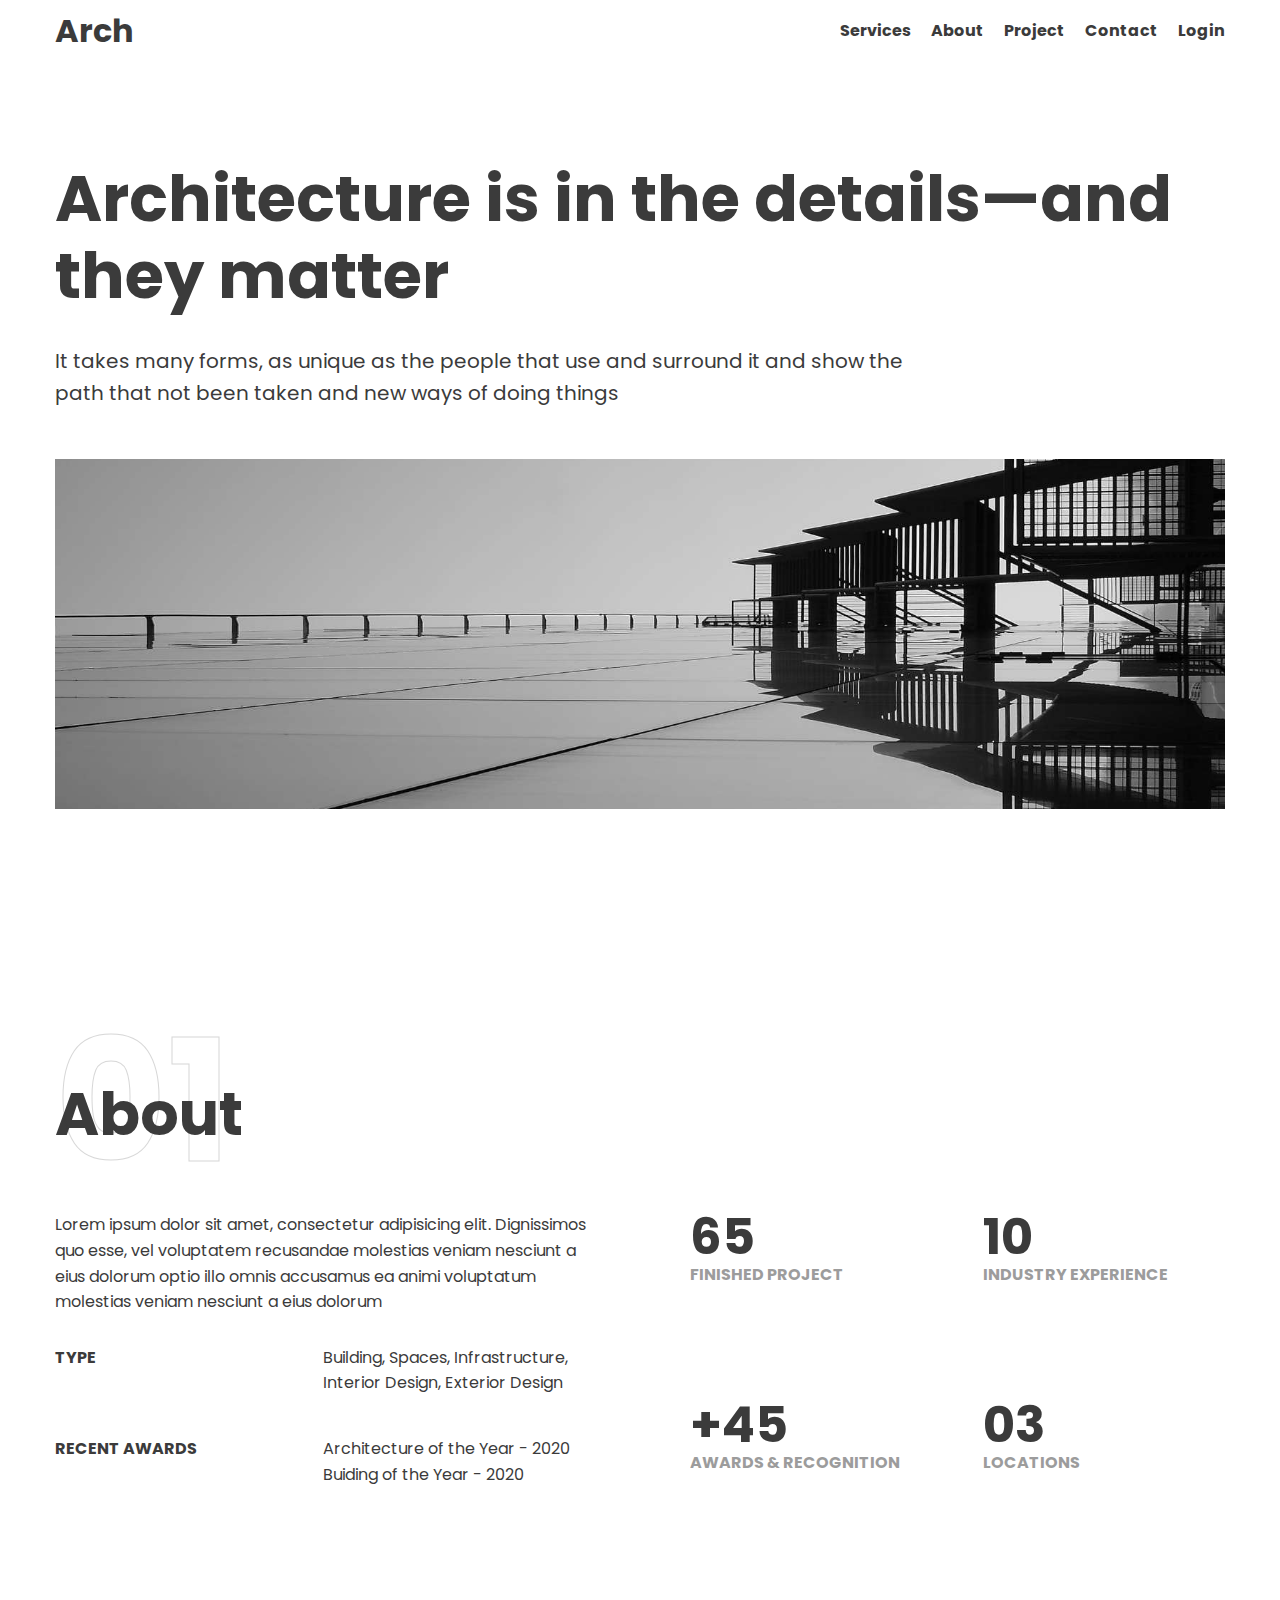
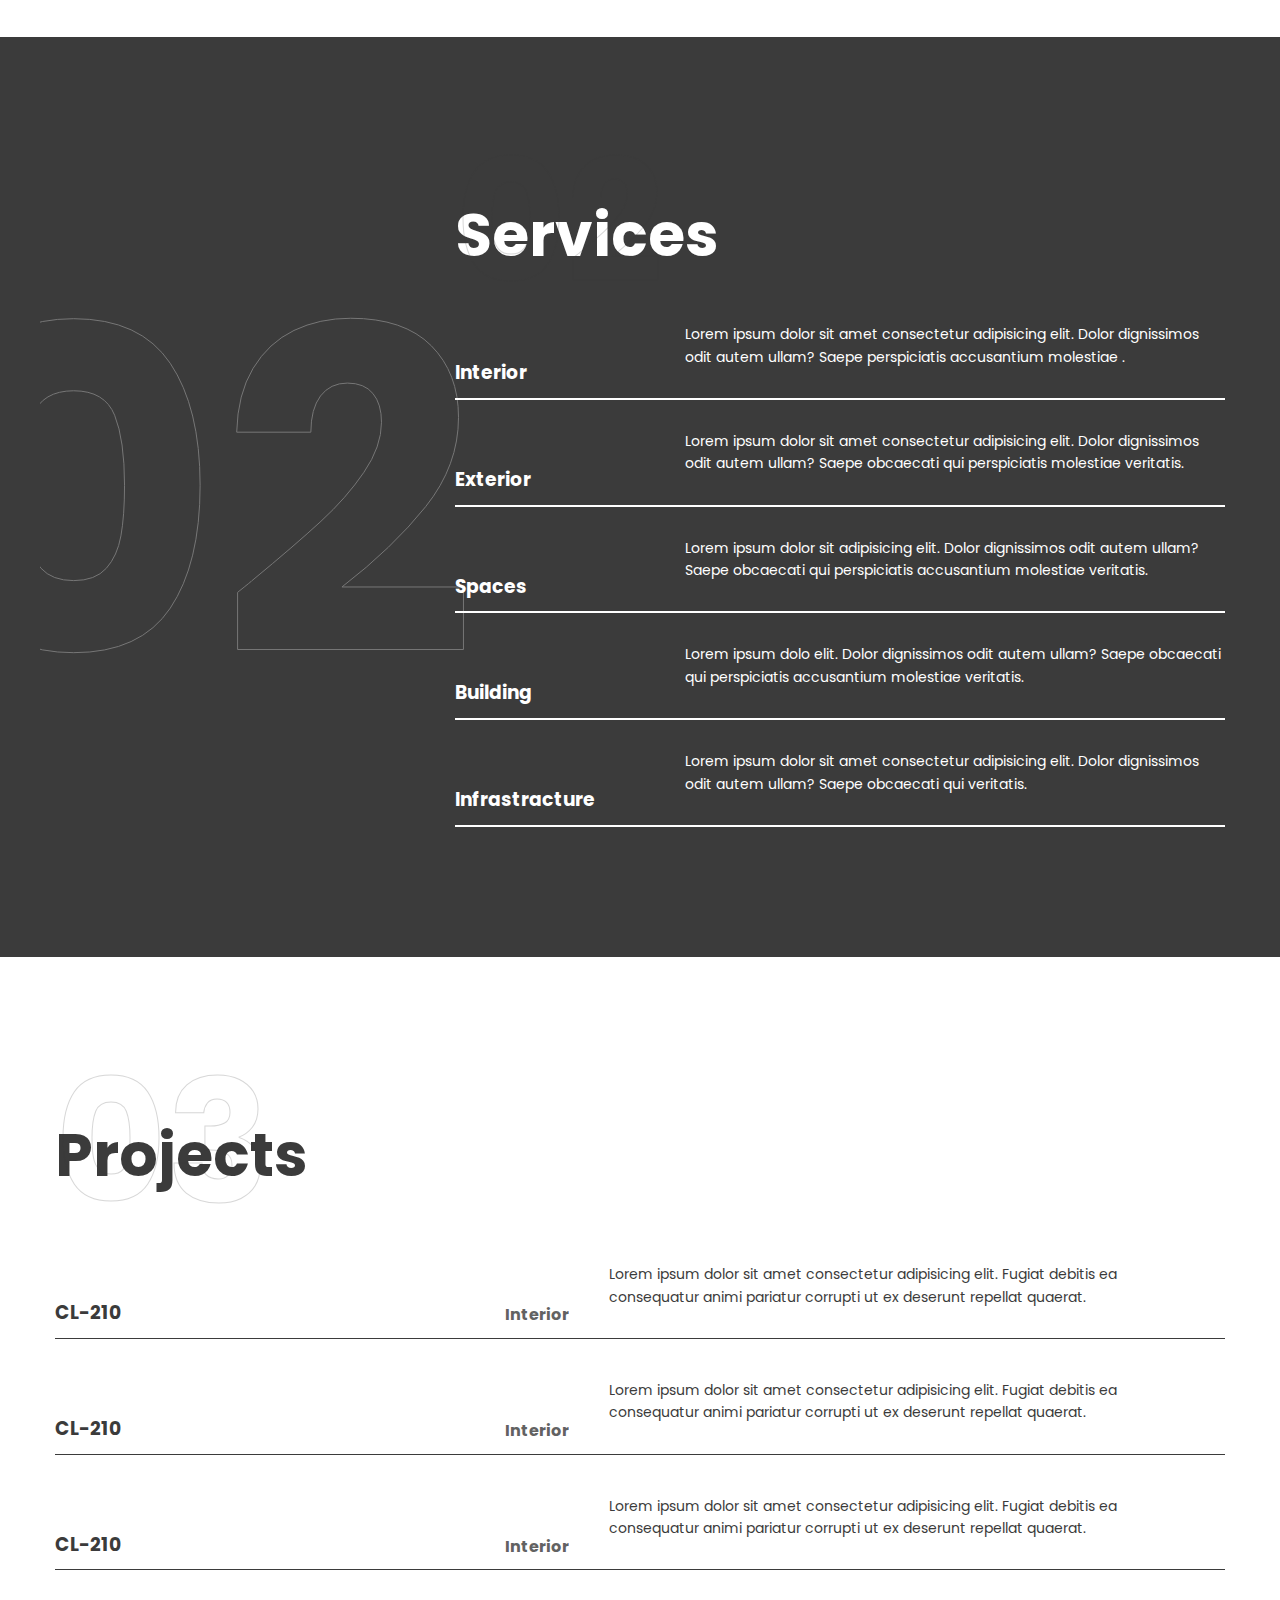
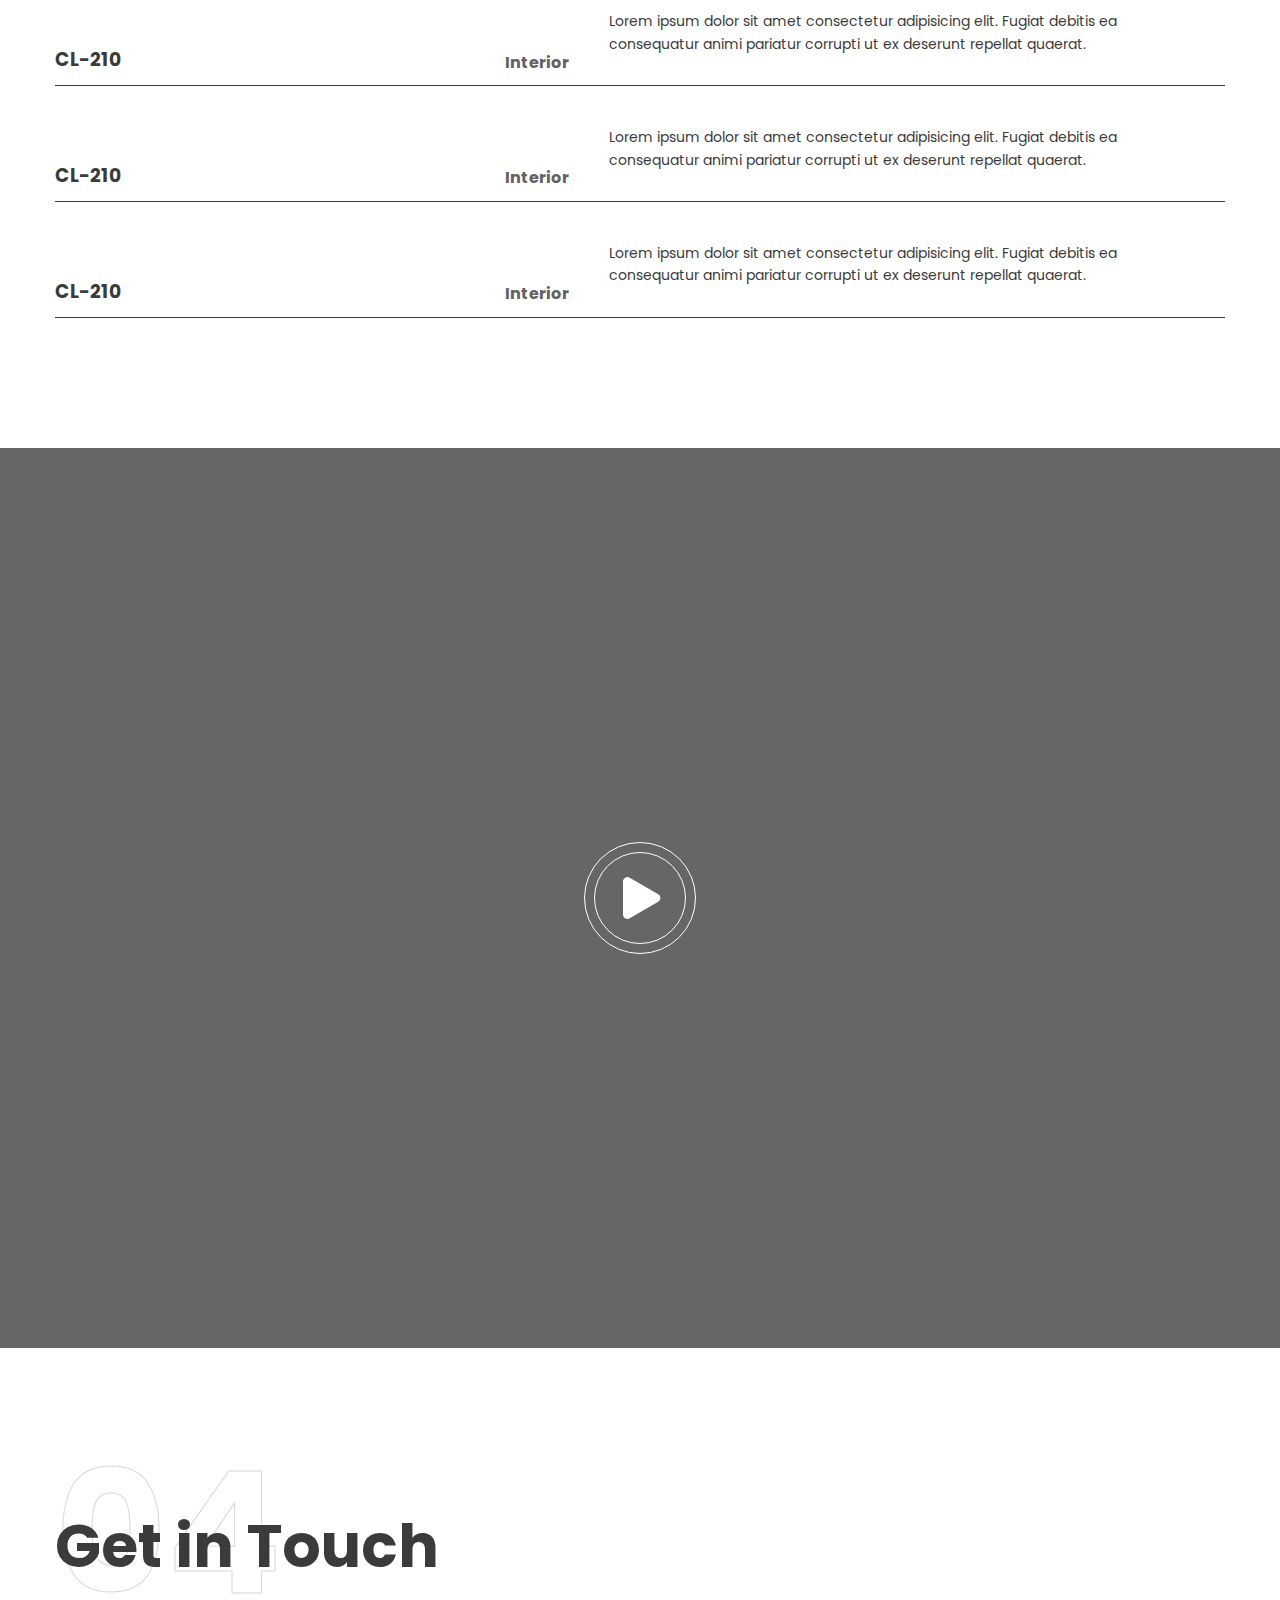
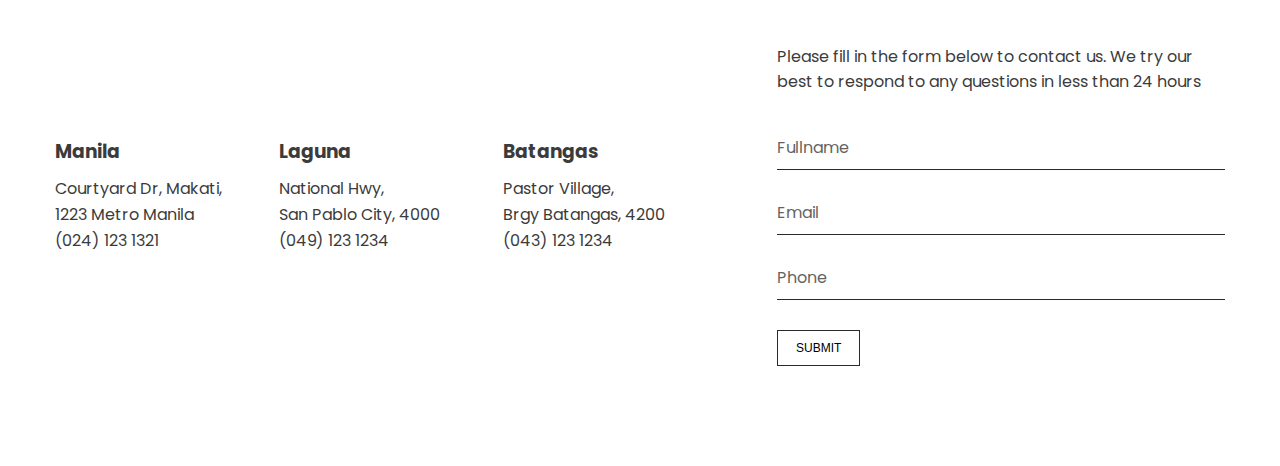
<file: static/index.html>
<!DOCTYPE html>
<html lang="en">
  <head>
    <meta charset="UTF-8" />
    <meta http-equiv="X-UA-Compatible" content="IE=edge" />
    <meta name="viewport" content="width=device-width, initial-scale=1.0" />
    <title>Architecture Landing Page</title>
    <link rel="stylesheet" href="./css/main.css" />
  </head>

  <body>
    <header class="header">
      <div class="container">
        <div class="header__wrapper grid">
          <h1>Arch</h1>
          <nav>
            <ul>
              <li><a href="services.html">Services</a></li>
              <li><a href="about.html">About</a></li>
              <li><a href="project.html">Project</a></li>
              <li><a href="contact.html">Contact</a></li>
              <li><a href="login.html">Login</a></li>
            </ul>
          </nav>

          <div class="toggle__menu">
            <p>Menu</p>
          </div>
        </div>
      </div>
    </header>

    <section class="banner">
      <div class="container">
        <h2 class="banner__header">
          Architecture is in the details—and they matter
        </h2>
        <h3 class="banner__body">
          It takes many forms, as unique as the people that use and surround it
          and show the path that not been taken and new ways of doing things
        </h3>

        <picture>
          <source srcset="./images/banner.jpg" media="(min-width: 521px)" />
          <source srcset="./images/banner_sm.jpg" media="(max-width: 520px)" />
          <img src="./images/banner.jpg" alt="banner image" />
        </picture>
      </div>
    </section>

    <section class="about">
      <div class="container">
        <div class="block__header">
          <h2 class="block__title" data-number="01">About</h2>
        </div>

        <div class="about__wrapper grid">
          <div class="about__body">
            <p>
              Lorem ipsum dolor sit amet, consectetur adipisicing elit.
              Dignissimos quo esse, vel voluptatem recusandae molestias veniam
              nesciunt a eius dolorum optio illo omnis accusamus ea animi
              voluptatum molestias veniam nesciunt a eius dolorum
            </p>
            <ul class="about__info">
              <li>
                <p>Type</p>
                <p>
                  Building, Spaces, Infrastructure, Interior Design, Exterior
                  Design
                </p>
              </li>

              <li>
                <p>Recent Awards</p>
                <p>
                  Architecture of the Year - 2020 <br />
                  Buiding of the Year - 2020 <br />
                </p>
              </li>
            </ul>
          </div>

          <div class="about__stats">
            <div class="about__stats__block">
              <h3>65</h3>
              <p>Finished Project</p>
            </div>

            <div class="about__stats__block">
              <h3>10</h3>
              <p>Industry Experience</p>
            </div>

            <div class="about__stats__block">
              <h3>+45</h3>
              <p>Awards & Recognition</p>
            </div>

            <div class="about__stats__block">
              <h3>03</h3>
              <p>Locations</p>
            </div>
          </div>
        </div>
      </div>
    </section>

    <section class="services">
      <div class="container">
        <div class="services__wrapper grid">
          <div class="services__outline">
            <span>02</span>
          </div>
          <div class="services__content">
            <div class="block__header">
              <h2 class="block__title" data-number="02">Services</h2>
            </div>

            <div class="service__block">
              <h3>Interior</h3>
              <p>
                Lorem ipsum dolor sit amet consectetur adipisicing elit. Dolor
                dignissimos odit autem ullam? Saepe perspiciatis accusantium
                molestiae .
              </p>
            </div>
            <div class="service__block">
              <h3>Exterior</h3>
              <p>
                Lorem ipsum dolor sit amet consectetur adipisicing elit. Dolor
                dignissimos odit autem ullam? Saepe obcaecati qui perspiciatis
                molestiae veritatis.
              </p>
            </div>

            <div class="service__block">
              <h3>Spaces</h3>
              <p>
                Lorem ipsum dolor sit adipisicing elit. Dolor dignissimos odit
                autem ullam? Saepe obcaecati qui perspiciatis accusantium
                molestiae veritatis.
              </p>
            </div>

            <div class="service__block">
              <h3>Building</h3>
              <p>
                Lorem ipsum dolo elit. Dolor dignissimos odit autem ullam? Saepe
                obcaecati qui perspiciatis accusantium molestiae veritatis.
              </p>
            </div>

            <div class="service__block">
              <h3>Infrastracture</h3>
              <p>
                Lorem ipsum dolor sit amet consectetur adipisicing elit. Dolor
                dignissimos odit autem ullam? Saepe obcaecati qui veritatis.
              </p>
            </div>
          </div>
        </div>
      </div>
    </section>

    <section class="projects">
      <div class="container">
        <div class="block__header">
          <h2 class="block__title" data-number="03">Projects</h2>
        </div>

        <div class="project__block">
          <h3 class="project__code">CL-210</h3>
          <img
            src="./images/img_thumb.jpg"
            alt="thumb"
            class="project__thumbnail"
          />
          <div class="project__content">
            <div>
              <h4 class="project__category">Interior</h4>
              <p class="project__desc">
                Lorem ipsum dolor sit amet consectetur adipisicing elit. Fugiat
                debitis ea consequatur animi pariatur corrupti ut ex deserunt
                repellat quaerat.
              </p>
            </div>
            <a href="#" class="project__link"
              ><img src="./images/arrow.svg" alt="Arrow Icon"
            /></a>
          </div>
        </div>

        <div class="project__block">
          <h3 class="project__code">CL-210</h3>
          <img
            src="./images/img_thumb.jpg"
            alt="thumb"
            class="project__thumbnail"
          />
          <div class="project__content">
            <div>
              <h4 class="project__category">Interior</h4>
              <p class="project__desc">
                Lorem ipsum dolor sit amet consectetur adipisicing elit. Fugiat
                debitis ea consequatur animi pariatur corrupti ut ex deserunt
                repellat quaerat.
              </p>
            </div>
            <a href="#" class="project__link"
              ><img src="./images/arrow.svg" alt="Arrow Icon"
            /></a>
          </div>
        </div>

        <div class="project__block">
          <h3 class="project__code">CL-210</h3>
          <img
            src="./images/img_thumb.jpg"
            alt="thumb"
            class="project__thumbnail"
          />
          <div class="project__content">
            <div>
              <h4 class="project__category">Interior</h4>
              <p class="project__desc">
                Lorem ipsum dolor sit amet consectetur adipisicing elit. Fugiat
                debitis ea consequatur animi pariatur corrupti ut ex deserunt
                repellat quaerat.
              </p>
            </div>
            <a href="#" class="project__link"
              ><img src="./images/arrow.svg" alt="Arrow Icon"
            /></a>
          </div>
        </div>

        <div class="project__block">
          <h3 class="project__code">CL-210</h3>
          <img
            src="./images/img_thumb.jpg"
            alt="thumb"
            class="project__thumbnail"
          />
          <div class="project__content">
            <div>
              <h4 class="project__category">Interior</h4>
              <p class="project__desc">
                Lorem ipsum dolor sit amet consectetur adipisicing elit. Fugiat
                debitis ea consequatur animi pariatur corrupti ut ex deserunt
                repellat quaerat.
              </p>
            </div>
            <a href="#" class="project__link"
              ><img src="./images/arrow.svg" alt="Arrow Icon"
            /></a>
          </div>
        </div>

        <div class="project__block">
          <h3 class="project__code">CL-210</h3>
          <img
            src="./images/img_thumb.jpg"
            alt="thumb"
            class="project__thumbnail"
          />
          <div class="project__content">
            <div>
              <h4 class="project__category">Interior</h4>
              <p class="project__desc">
                Lorem ipsum dolor sit amet consectetur adipisicing elit. Fugiat
                debitis ea consequatur animi pariatur corrupti ut ex deserunt
                repellat quaerat.
              </p>
            </div>
            <a href="#" class="project__link"
              ><img src="./images/arrow.svg" alt="Arrow Icon"
            /></a>
          </div>
        </div>

        <div class="project__block">
          <h3 class="project__code">CL-210</h3>
          <img
            src="./images/img_thumb.jpg"
            alt="thumb"
            class="project__thumbnail"
          />
          <div class="project__content">
            <div>
              <h4 class="project__category">Interior</h4>
              <p class="project__desc">
                Lorem ipsum dolor sit amet consectetur adipisicing elit. Fugiat
                debitis ea consequatur animi pariatur corrupti ut ex deserunt
                repellat quaerat.
              </p>
            </div>
            <a href="#" class="project__link"
              ><img src="./images/arrow.svg" alt="Arrow Icon"
            /></a>
          </div>
        </div>
      </div>
    </section>

    <section class="video">
      <div class="video__wrapper">
        <video class="main__video" loop>
          <source
            src="https://vod-progressive.akamaized.net/exp=1630483266~acl=%2Fvimeo-prod-skyfire-std-us%2F01%2F618%2F22%2F553094470%2F2616523032.mp4~hmac=63b1674df8069d4afa6f7e81b077a1266a5cc38e389ddde6f04ec129737f9493/vimeo-prod-skyfire-std-us/01/618/22/553094470/2616523032.mp4?filename=pexels-ojyrai-films-7976587.mp4"
          />
        </video>

        <div class="overlay"></div>
        <button class="btn__play" id="playbtn">
          <svg
            xmlns="http://www.w3.org/2000/svg"
            width="47"
            height="54"
            viewBox="0 0 47 54"
          >
            <path
              id="Polygon_1"
              data-name="Polygon 1"
              d="M22.664,7.547a5,5,0,0,1,8.671,0L49.7,39.509A5,5,0,0,1,45.361,47H8.639A5,5,0,0,1,4.3,39.509Z"
              transform="translate(47) rotate(90)"
              fill="#fff"
            />
          </svg>
        </button>

        <button class="btn__pause hide" id="pausebtn">
          <svg
            xmlns="http://www.w3.org/2000/svg"
            width="42"
            height="48"
            viewBox="0 0 42 48"
          >
            <g
              id="Group_17"
              data-name="Group 17"
              transform="translate(-944 -2930)"
            >
              <rect
                id="Rectangle_7"
                data-name="Rectangle 7"
                width="15"
                height="48"
                rx="3"
                transform="translate(944 2930)"
                fill="#fff"
              />
              <rect
                id="Rectangle_8"
                data-name="Rectangle 8"
                width="15"
                height="48"
                rx="3"
                transform="translate(971 2930)"
                fill="#fff"
              />
            </g>
          </svg>
        </button>
      </div>
    </section>

    <section class="contact">
      <div class="container">
        <div class="block__header">
          <h2 class="block__title" data-number="04">Get in Touch</h2>
        </div>

        <div class="contact__wrapper grid">
          <div class="contact__info">
            <div class="contact__info__block">
              <h3>Manila</h3>
              <p>
                Courtyard Dr, Makati,<br />
                1223 Metro Manila<br />
                (024) 123 1321
              </p>
            </div>

            <div class="contact__info__block">
              <h3>Laguna</h3>
              <p>
                National Hwy, <br />
                San Pablo City, 4000 <br />
                (049) 123 1234
              </p>
            </div>
            <div class="contact__info__block">
              <h3>Batangas</h3>
              <p>
                Pastor Village,<br />
                Brgy Batangas, 4200<br />
                (043) 123 1234
              </p>
            </div>
          </div>

          <div class="contact__info__form">
            <p>
              Please fill in the form below to contact us. We try our best to
              respond to any questions in less than 24 hours
            </p>

            <form action="">
              <div class="form__group">
                <input type="text" required />
                <label for="">Fullname</label>
              </div>
              <div class="form__group">
                <input type="Email" required />
                <label for="">Email</label>
              </div>
              <div class="form__group">
                <input type="tel" required />
                <label for="">Phone</label>
              </div>
              <button>Submit</button>
            </form>
          </div>
        </div>
      </div>
    </section>

    <script src="./js/script.js"></script>
  </body>
</html>
</file>
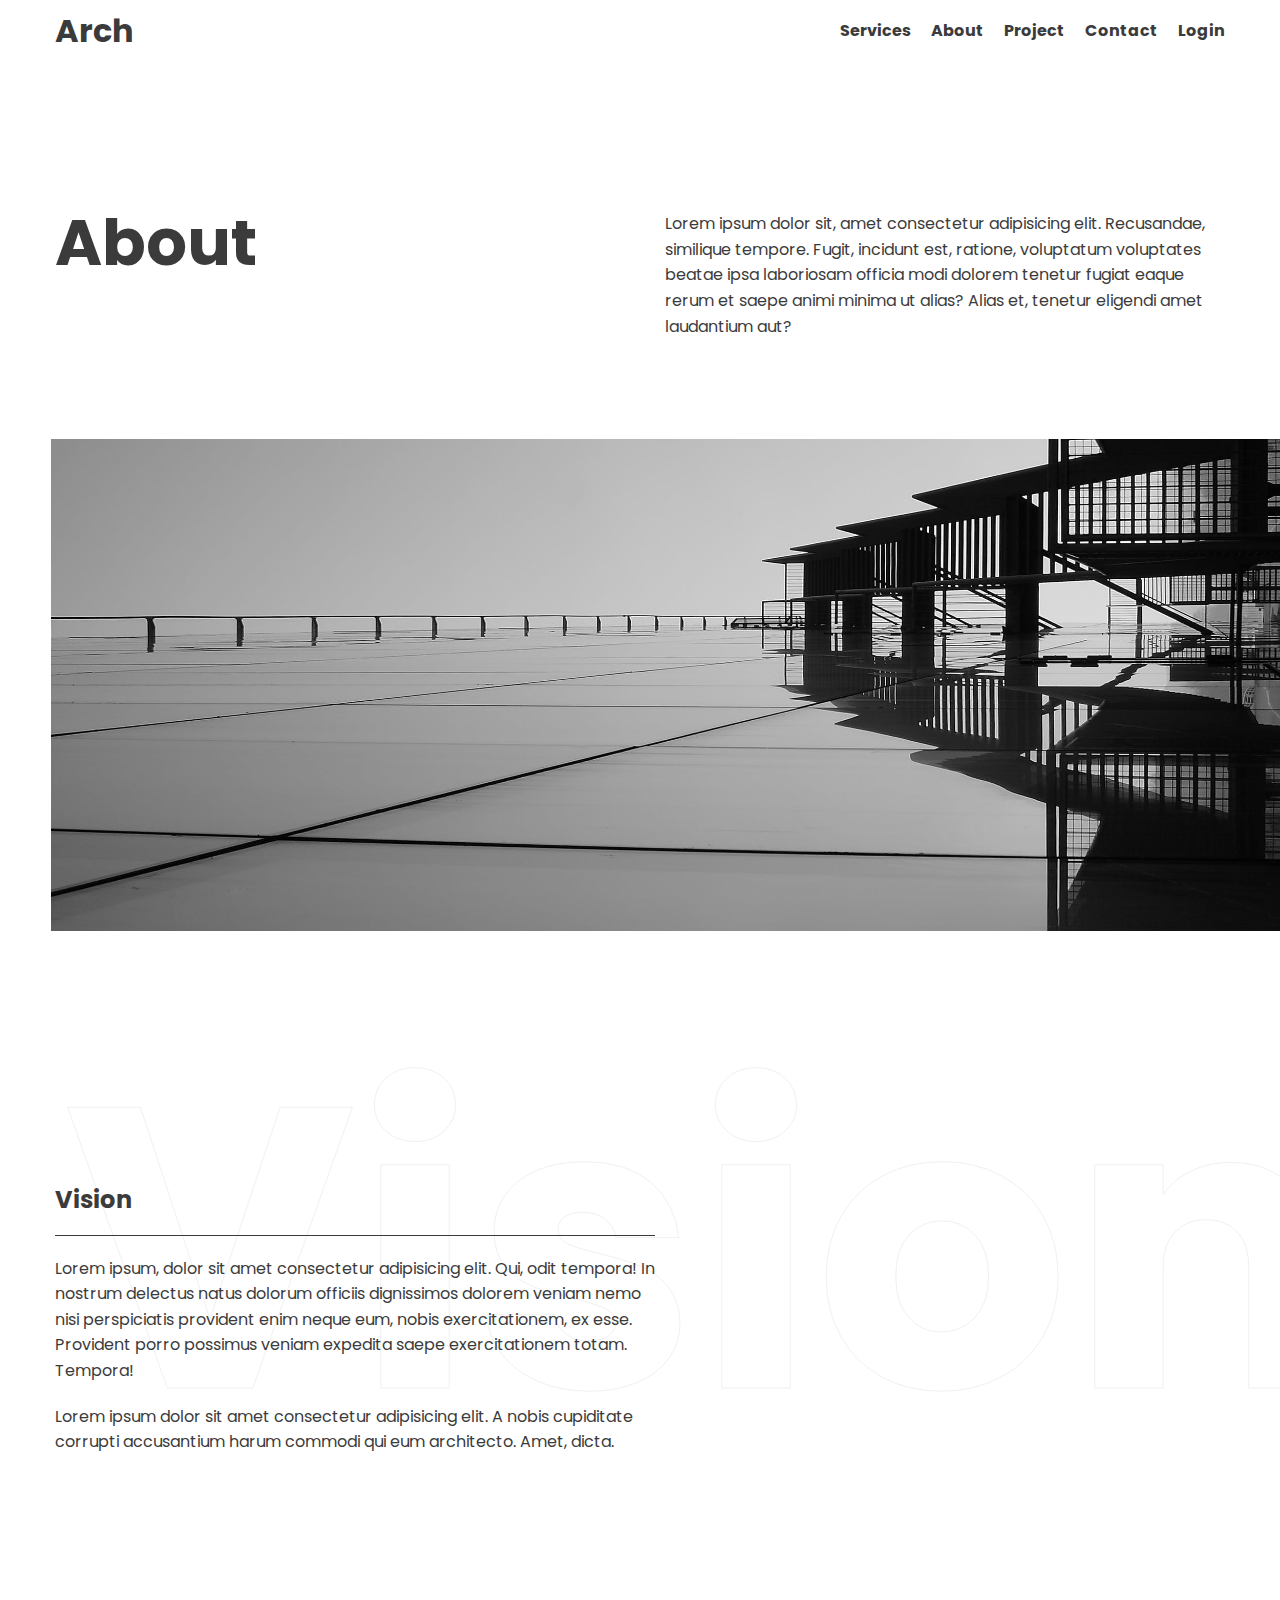
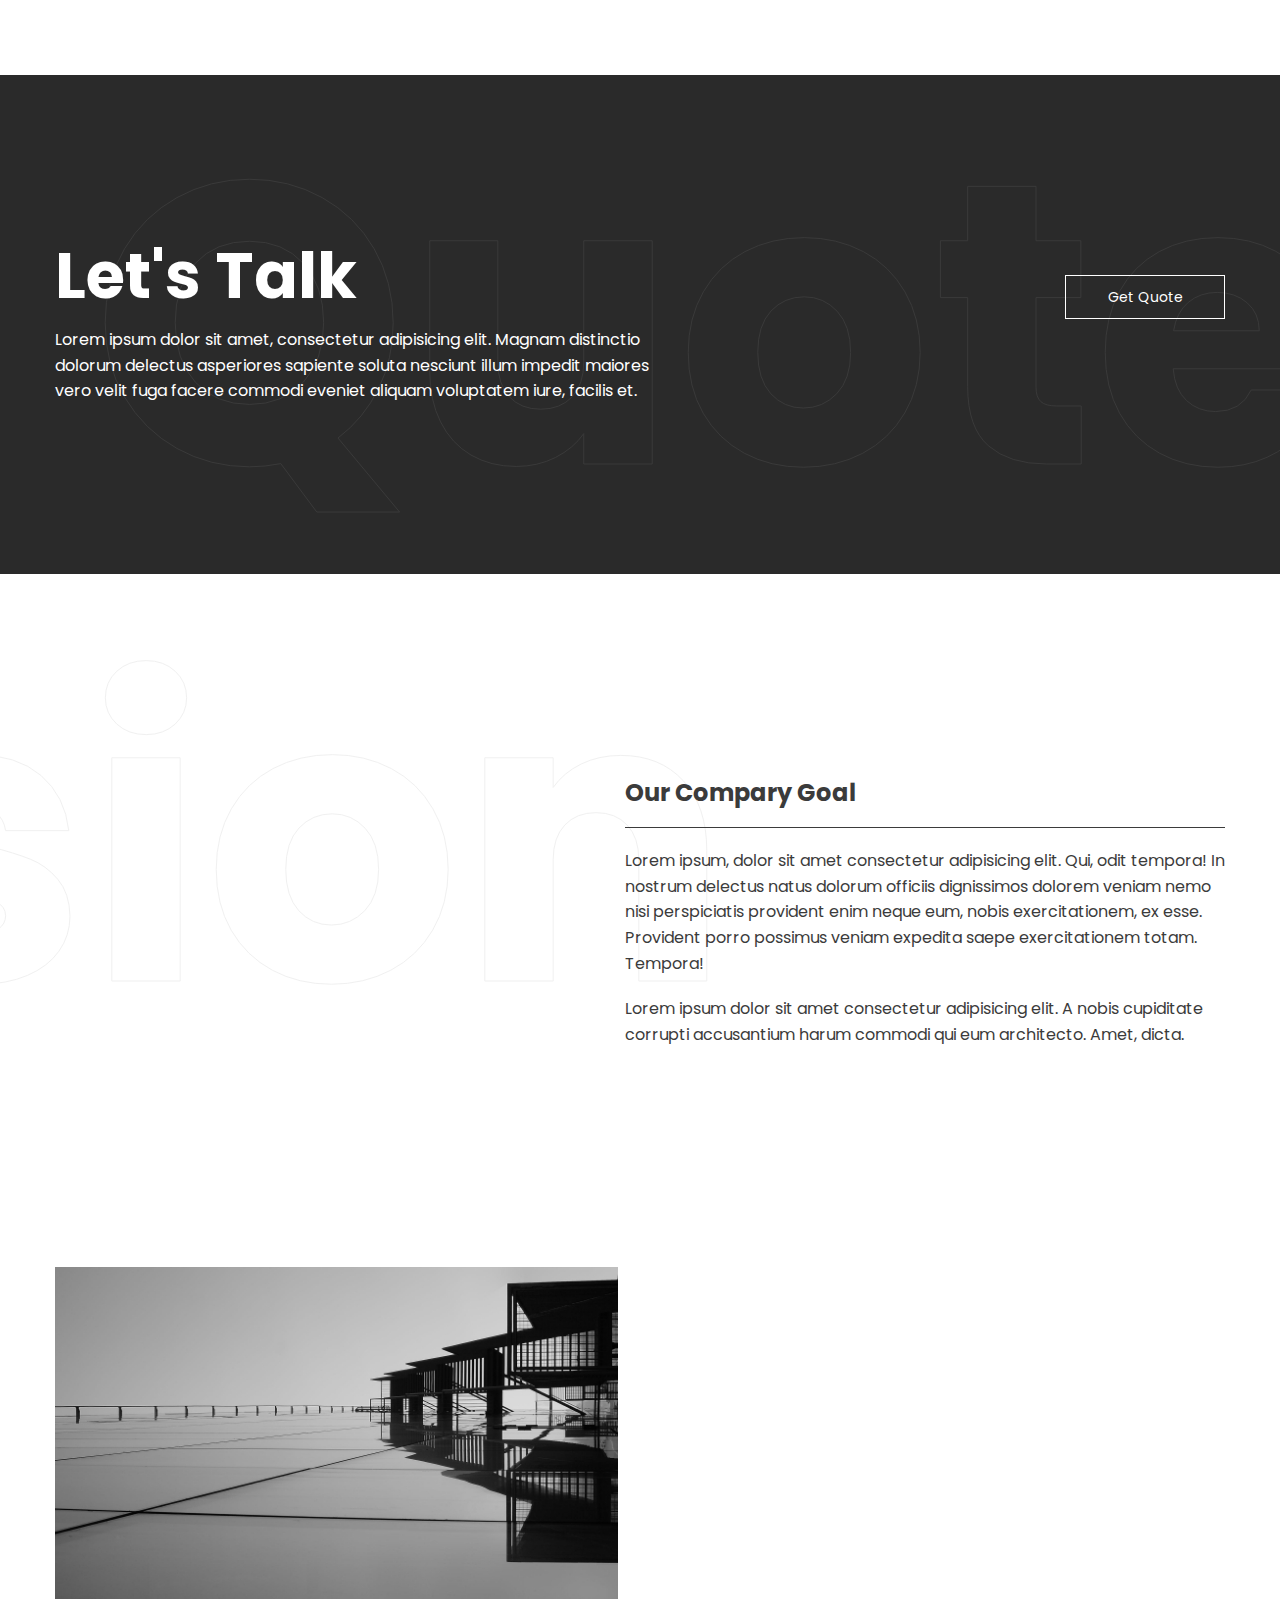
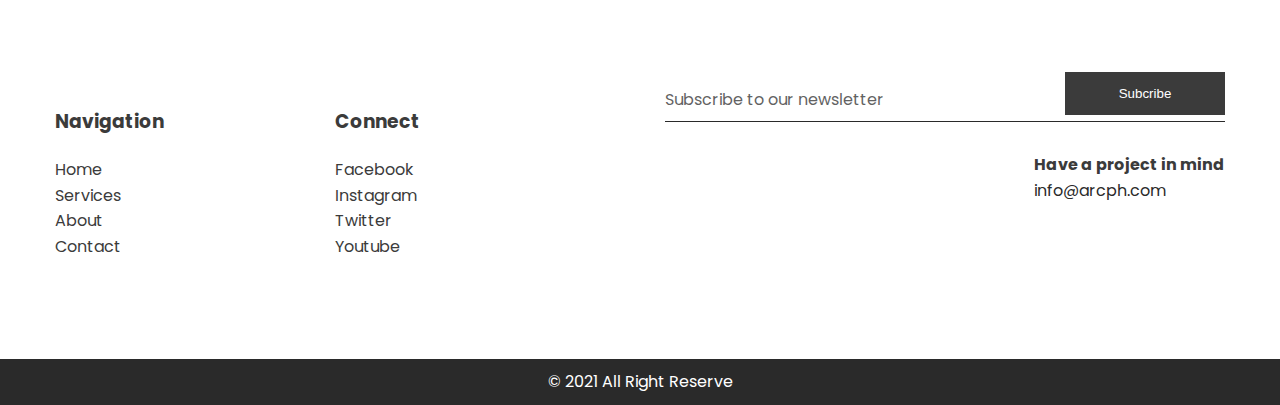
<file: static/about.html>
<!DOCTYPE html>
<html lang="en">

<head>
    <meta charset="UTF-8">
    <meta http-equiv="X-UA-Compatible" content="IE=edge">
    <meta name="viewport" content="width=device-width, initial-scale=1.0">
    <title>Architecture Landing Page</title>
    <link rel="stylesheet" href="./css/main.css">
</head>

<header class="header">
    <div class="container">
        <div class="header__wrapper grid">
            <h1>Arch</h1>
            <nav>
                <ul>
                    <li><a href="services.html">Services</a></li>
                    <li><a href="about.html">About</a></li>
                    <li><a href="project.html">Project</a></li>
                    <li><a href="contact.html">Contact</a></li>
                    <li><a href="login.html">Login</a></li>
                </ul>
            </nav>
            <div class="toggle__menu ">
                <p>Menu</p>
            </div>
        </div>
    </div>
</header>




<section class="page-banner">
    <div class="container">
        <div class="page-banner__wrapper grid">
            <h1 class="page-banner__header">About</h1>
            <p class="page-banner__content">Lorem ipsum dolor sit, amet consectetur adipisicing elit. Recusandae, similique tempore. Fugit, incidunt est, ratione, voluptatum voluptates beatae ipsa laboriosam officia modi dolorem tenetur fugiat eaque rerum et saepe animi minima ut alias? Alias et, tenetur eligendi amet laudantium aut?</p>
        </div>
        <img src="./images/services-img-xl.jpg" alt="">
    </div>
</section>

<section class="page-about vision ">
    <div class="container">
        <div class="page-about__block ">
            <h2 class="about__block__header">Vision</h2>
            <p>Lorem ipsum, dolor sit amet consectetur adipisicing elit. Qui, odit tempora! In nostrum delectus natus dolorum officiis dignissimos dolorem veniam nemo nisi perspiciatis provident enim neque eum, nobis exercitationem, ex esse. Provident porro possimus veniam expedita saepe exercitationem totam. Tempora!</p>
            <p>Lorem ipsum dolor sit amet consectetur adipisicing elit. A nobis cupiditate corrupti accusantium harum commodi qui eum architecto. Amet, dicta.</p>
        </div>
        <p class="outline__text">Vision</p>
    </div>
</section>


<section class="get-qoute">
    <div class="container">
        <div class="get-qoute__wrapper">
            <div class="get-qoute__content">
                <h3 class="get-qoute__header">Let's Talk</h3>
                <p class="get-qoute__body">
                    Lorem ipsum dolor sit amet, consectetur adipisicing elit. Magnam distinctio dolorum delectus asperiores sapiente soluta nesciunt illum impedit maiores vero velit fuga facere commodi eveniet aliquam voluptatem iure, facilis et.
                </p>
            </div>

            <a href="#" class="btn btn--transparent">Get Quote</a>
            <p class="outline__text">Quote</p>
        </div>
    </div>
</section>

<section class="page-about mission ">
    <div class="container">
        <div class="page-about__block ">
            <h2 class="about__block__header">Our Compary Goal</h2>
            <p>Lorem ipsum, dolor sit amet consectetur adipisicing elit. Qui, odit tempora! In nostrum delectus natus dolorum officiis dignissimos dolorem veniam nemo nisi perspiciatis provident enim neque eum, nobis exercitationem, ex esse. Provident porro possimus veniam expedita saepe exercitationem totam. Tempora!</p>
            <p>Lorem ipsum dolor sit amet consectetur adipisicing elit. A nobis cupiditate corrupti accusantium harum commodi qui eum architecto. Amet, dicta.</p>
        </div>
        <p class="outline__text">Mission</p>
    </div>
</section>


<footer class="page-footer">
    <div class="container">
        <div class="page-footer__img align--right">
            <img src="./images/footer-img.jpg" alt="">
        </div>

        <div class="page-footer__wrapper grid">
            <div class="page-footer__navigation">
                <nav class="footer__nav">
                    <h3 class="footer__nav__header">Navigation</h3>
                    <ul>
                        <li><a href="#">Home</a></li>
                        <li><a href="#">Services</a></li>
                        <li><a href="#">About</a></li>
                        <li><a href="#">Contact</a></li>
                    </ul>
                </nav>
                 <nav class="footer__nav">
                    <h3 class="footer__nav__header">Connect</h3>
                    <ul>
                        <li><a href="#">Facebook</a></li>
                        <li><a href="#">Instagram</a></li>
                        <li><a href="#">Twitter</a></li>
                        <li><a href="#">Youtube</a></li>
                    </ul>
                </nav>
            </div>

            <div class="newletter">
                <form action="">
                    <div class="form__group">
                        <input type="text" required>
                        <label for="">Subscribe to our newsletter</label>
                    </div>
                    <button class="btn btn--dark">Subcribe</button>
                </form>

                <div class="footer__email">
                    <h4>Have a project in mind</h4>
                    <a href="#">info@arcph.com</a>
                </div>
            </div>
           
        </div>
    </div>
    <div class="copyright">
        <p>&copy; 2021 All Right Reserve</p>
    </div>
</footer>
</file>
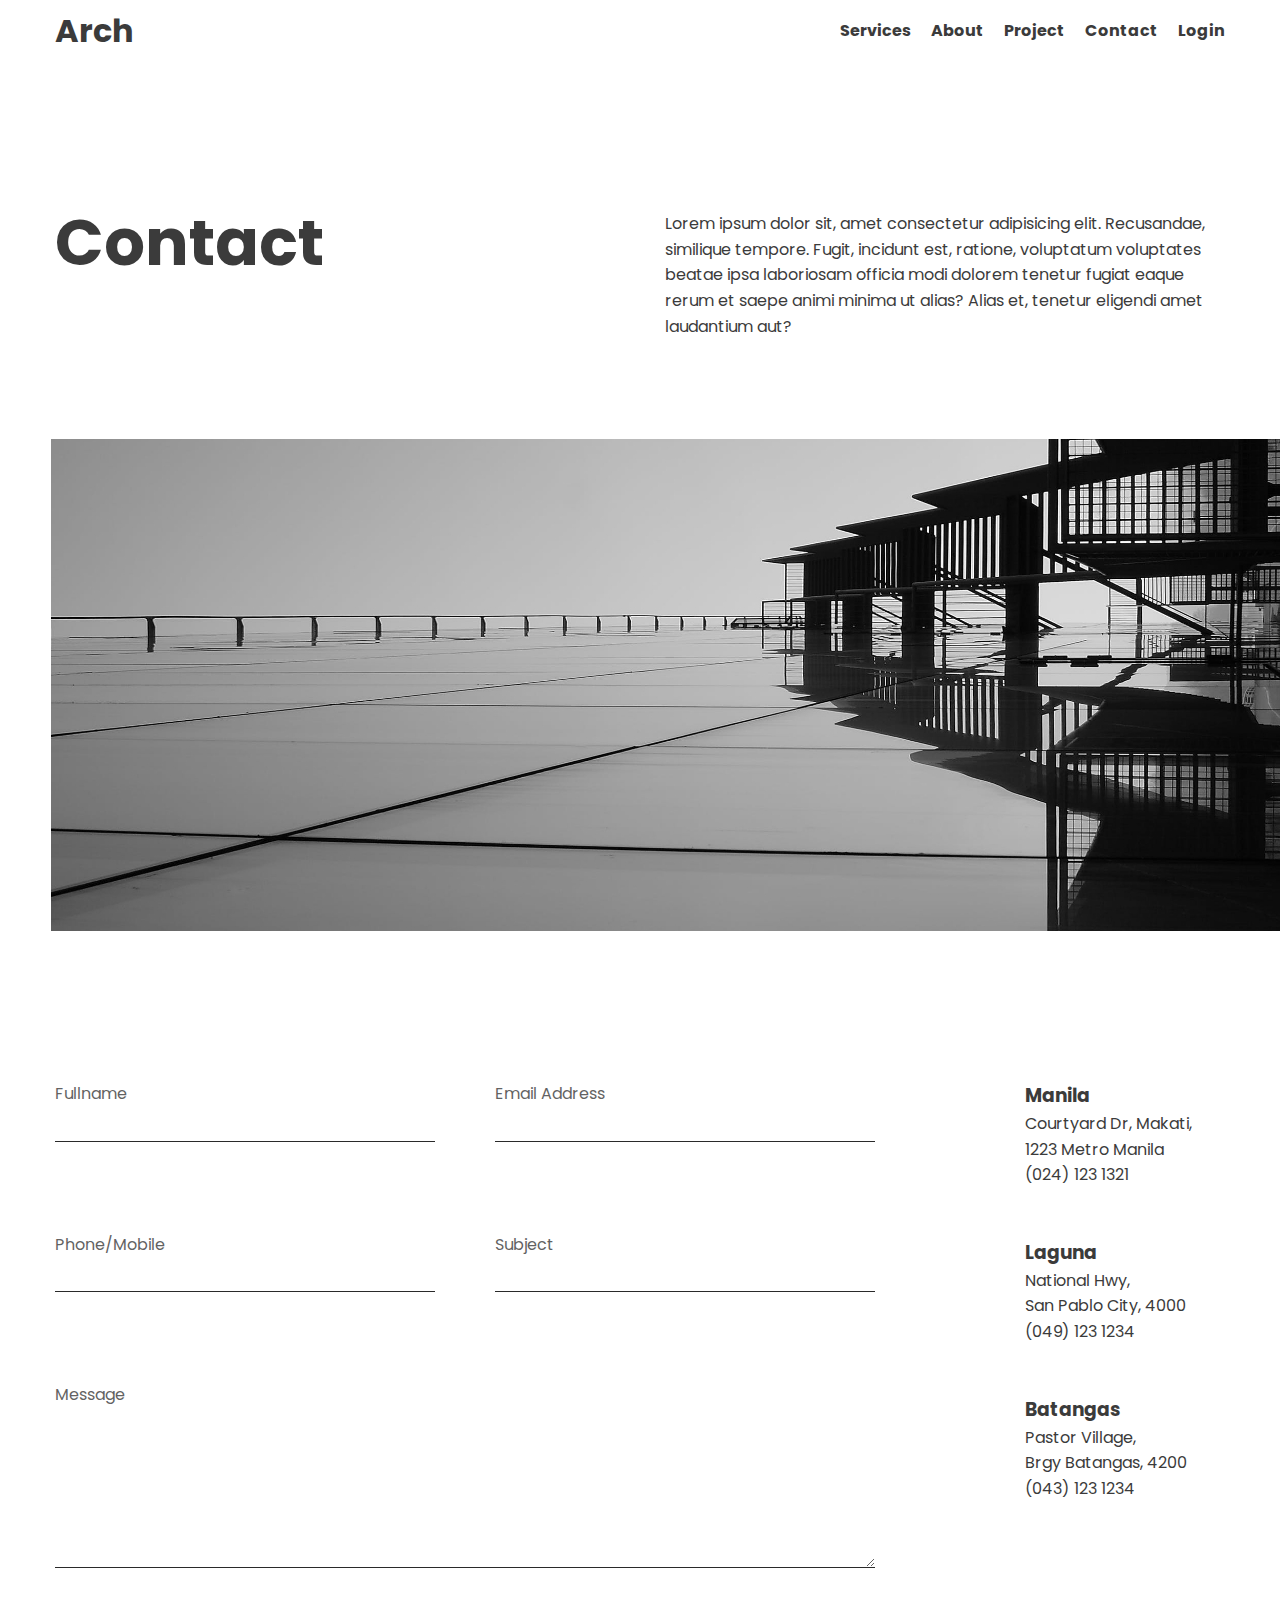
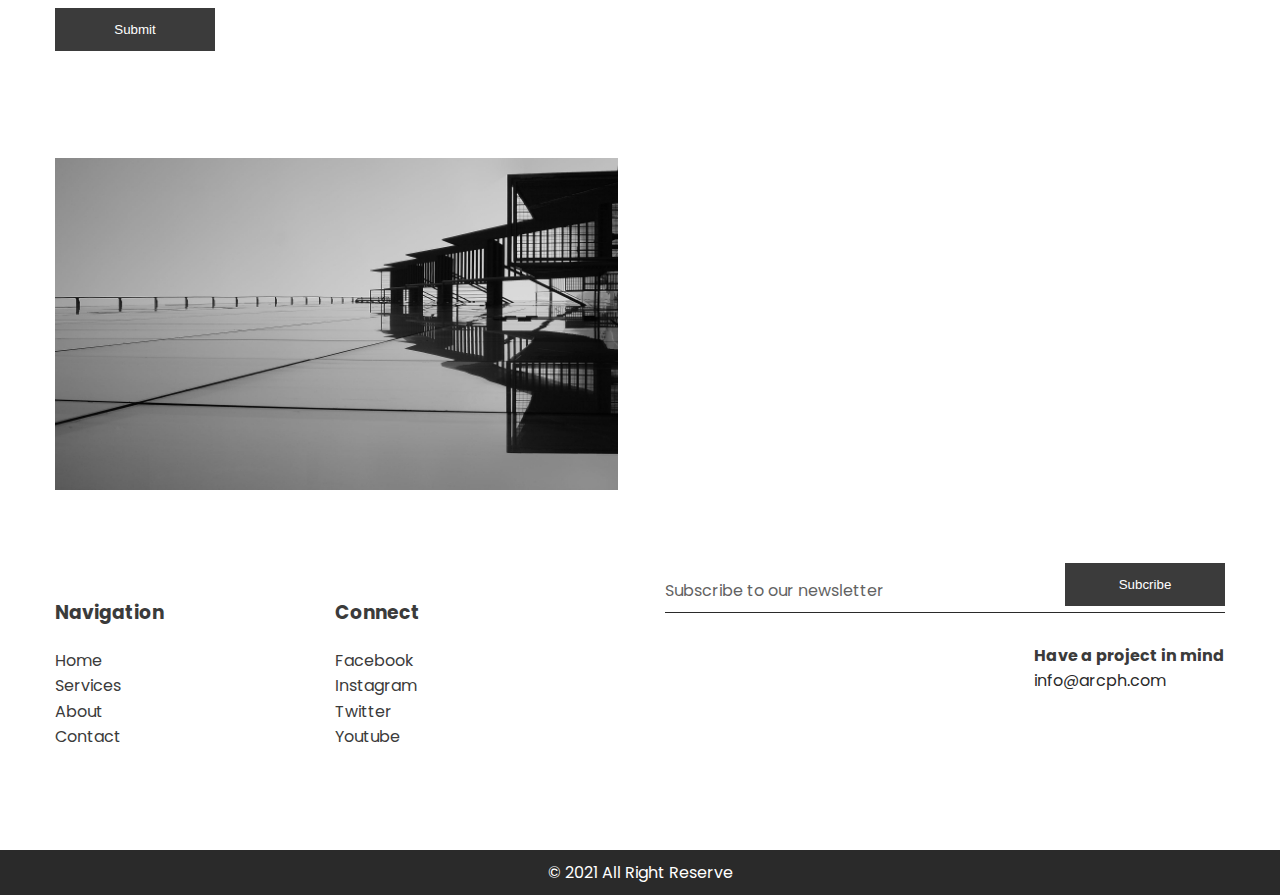
<file: static/contact.html>
<!DOCTYPE html>
<html lang="en">



<head>
    <meta charset="UTF-8">
    <meta http-equiv="X-UA-Compatible" content="IE=edge">
    <meta name="viewport" content="width=device-width, initial-scale=1.0">
    <title>Architecture Landing Page</title>
    <link rel="stylesheet" href="./css/main.css">
</head>

<body>

<header class="header">
    <div class="container">
        <div class="header__wrapper grid">
            <h1>Arch</h1>
            <nav>
                <ul>
                    <li><a href="services.html">Services</a></li>
                    <li><a href="about.html">About</a></li>
                    <li><a href="project.html">Project</a></li>
                    <li><a href="contact.html">Contact</a></li>
                    <li><a href="login.html">Login</a></li>
                </ul>
            </nav>
            <div class="toggle__menu ">
                <p>Menu</p>
            </div>
        </div>
    </div>
</header>




<section class="page-banner">
    <div class="container">
        <div class="page-banner__wrapper grid">
            <h1 class="page-banner__header">Contact</h1>
            <p class="page-banner__content">Lorem ipsum dolor sit, amet consectetur adipisicing elit. Recusandae, similique tempore. Fugit, incidunt est, ratione, voluptatum voluptates beatae ipsa laboriosam officia modi dolorem tenetur fugiat eaque rerum et saepe animi minima ut alias? Alias et, tenetur eligendi amet laudantium aut?</p>
        </div>
        <img src="./images/services-img-xl.jpg" alt="">
    </div>
</section>

<section class="page-contact">
    <div class="container">
      <div class="page-contact__form">
          <form action="">
            <div class="form__group">
                <label for="">Fullname</label>
                <input type="text" required>
              
            </div>
            <div class="form__group">
                <label for="">Email Address</label>
                <input type="text" required>
                
            </div>

            <div class="form__group">
                <label for="">Phone/Mobile</label>
                <input type="text" required>
            
            </div>

            <div class="form__group">
                <label for="">Subject</label>
                <input type="text" required>
               
            </div>

            <div class="form__group message">
                <label for="">Message</label>
                <textarea></textarea>
               
            </div>
            <button class="btn btn--dark">Submit</button>
          </form>

          <div class="location">
              <div class="location__block">
                  <h3>Manila</h3>
                  <p>Courtyard Dr, Makati, <br/>
                    1223 Metro Manila<br/>
                    (024) 123 1321</p>
              </div>

              <div class="location__block">
                <h3>Laguna</h3>
                <p>National Hwy, <br />
                    San Pablo City, 4000  <br/>
                    (049) 123 1234</p>
            </div>

            <div class="location__block">
                <h3>Batangas</h3>
                <p>Pastor Village, <br/>
                    Brgy Batangas, 4200 <br />
                    (043) 123 1234</p>
            </div>
          </div>
      </div>
    </div>
</section>





<footer class="page-footer">
    <div class="container">
        <div class="page-footer__img align--right lg--only" >
            <img src="./images/footer-img.jpg" alt="">
        </div>

        <div class="page-footer__wrapper grid">
            <div class="page-footer__navigation">
                <nav class="footer__nav">
                    <h3 class="footer__nav__header">Navigation</h3>
                    <ul>
                        <li><a href="#">Home</a></li>
                        <li><a href="#">Services</a></li>
                        <li><a href="#">About</a></li>
                        <li><a href="#">Contact</a></li>
                    </ul>
                </nav>
                 <nav class="footer__nav">
                    <h3 class="footer__nav__header">Connect</h3>
                    <ul>
                        <li><a href="#">Facebook</a></li>
                        <li><a href="#">Instagram</a></li>
                        <li><a href="#">Twitter</a></li>
                        <li><a href="#">Youtube</a></li>
                    </ul>
                </nav>
            </div>

            <div class="newletter">
                <form action="">
                    <div class="form__group">
                        <input type="text" required>
                        <label for="">Subscribe to our newsletter</label>
                    </div>
                    <button class="btn btn--dark">Subcribe</button>
                </form>

                <div class="footer__email">
                    <h4>Have a project in mind</h4>
                    <a href="#">info@arcph.com</a>
                </div>
            </div>
           
        </div>
    </div>
    <div class="copyright">
        <p>&copy; 2021 All Right Reserve</p>
    </div>
</footer>

<script src="./js/script.js"></script>
</body>
</html>
</file>
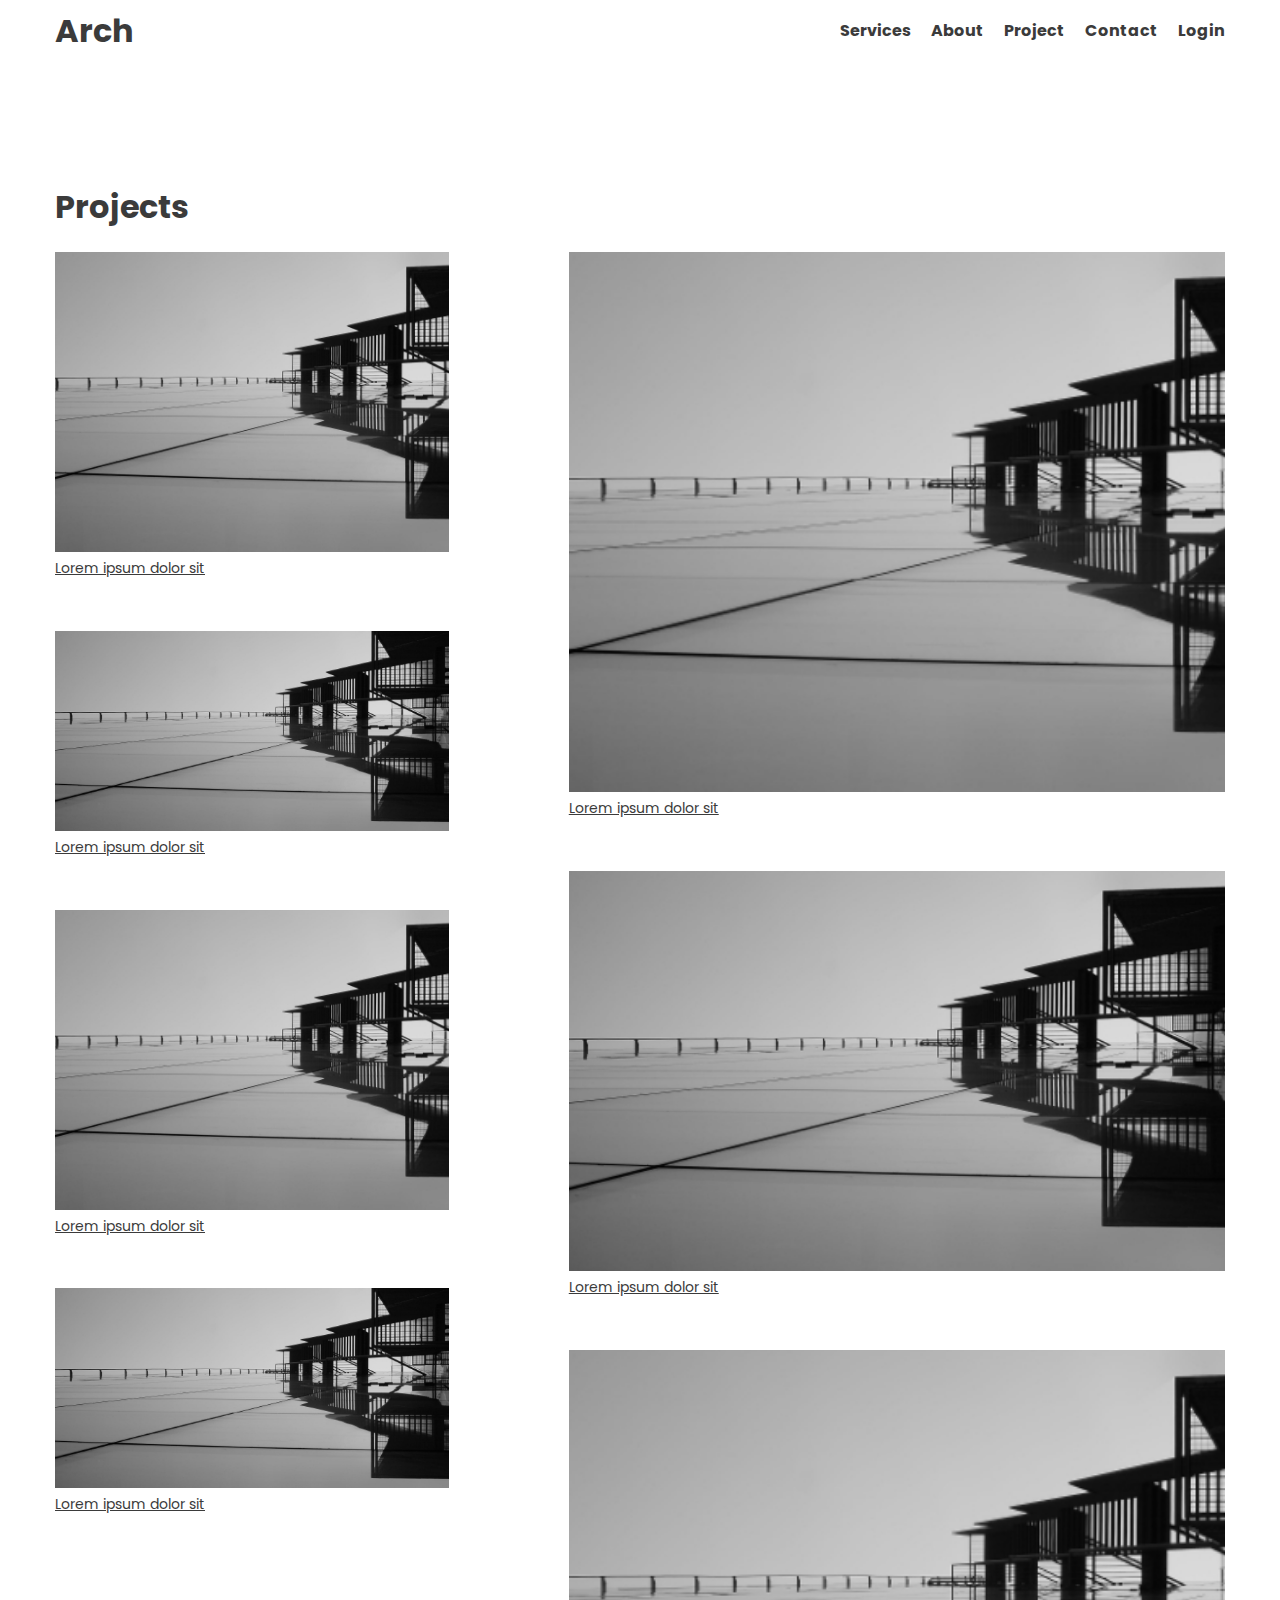
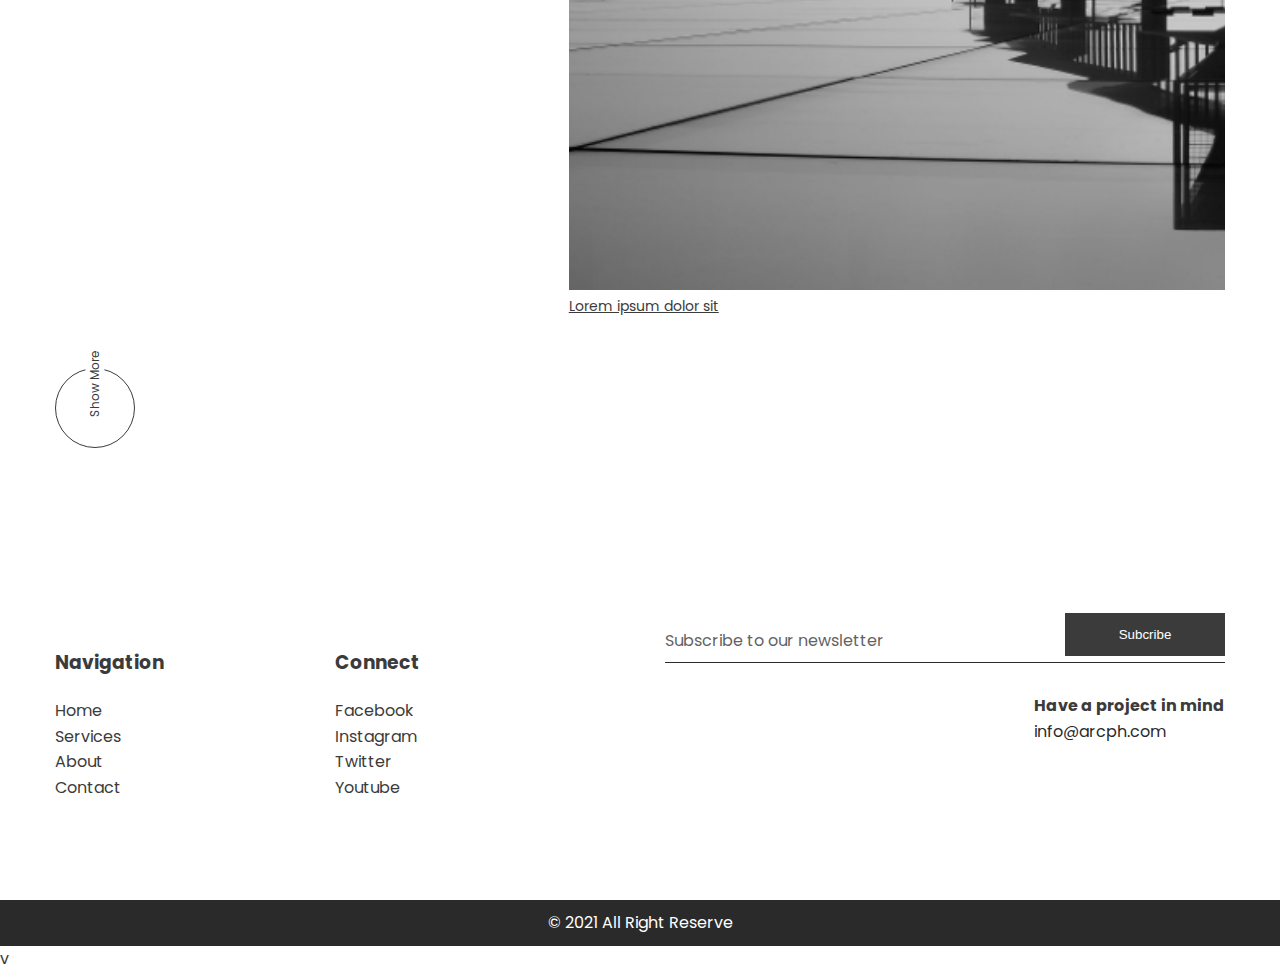
<file: static/project.html>
<!DOCTYPE html>
<html lang="en">
  <head>
    <meta charset="UTF-8" />
    <meta http-equiv="X-UA-Compatible" content="IE=edge" />
    <meta name="viewport" content="width=device-width, initial-scale=1.0" />
    <title>Architecture Landing Page</title>
    <link rel="stylesheet" href="./css/main.css" />
  </head>

  <body>
    <header class="header">
      <div class="container">
        <div class="header__wrapper grid">
          <h1>Arch</h1>
          <nav>
            <ul>
              <li><a href="services.html">Services</a></li>
              <li><a href="about.html">About</a></li>
              <li><a href="project.html">Project</a></li>
              <li><a href="contact.html">Contact</a></li>
              <li><a href="login.html">Login</a></li>
            </ul>
          </nav>

          <div class="toggle__menu">
            <p>Menu</p>
          </div>
        </div>
      </div>
    </header>

    <div class="projects">
      <div class="container">
        <h1>Projects</h1>

        <div class="projects__grid">
          <div class="grid__left">
            <div class="project__card">
              <img src="./images/footer-img.jpg" alt="" />
              <a href="#">Lorem ipsum dolor sit</a>
            </div>

            <div class="project__card">
              <img src="./images/footer-img.jpg" alt="" />
              <a href="#">Lorem ipsum dolor sit</a>
            </div>

            <div class="project__card">
              <img src="./images/footer-img.jpg" alt="" />
              <a href="#">Lorem ipsum dolor sit</a>
            </div>

            <div class="project__card">
              <img src="./images/footer-img.jpg" alt="" />
              <a href="#">Lorem ipsum dolor sit</a>
            </div>
          </div>

          <div class="grid__right">
            <div class="project__card">
              <img src="./images/footer-img.jpg" alt="" />
              <a href="#">Lorem ipsum dolor sit</a>
            </div>

            <div class="project__card">
              <img src="./images/footer-img.jpg" alt="" />
              <a href="#">Lorem ipsum dolor sit</a>
            </div>

            <div class="project__card">
              <img src="./images/footer-img.jpg" alt="" />
              <a href="#">Lorem ipsum dolor sit</a>
            </div>
          </div>
        </div>

        <div class="loadmore">
          <div class="loadmore__wrap">
            <span>Show More</span>
          </div>
        </div>
      </div>
    </div>

    <footer class="page-footer">
      <div class="container">
        <div class="page-footer__wrapper grid">
          <div class="page-footer__navigation">
            <nav class="footer__nav">
              <h3 class="footer__nav__header">Navigation</h3>
              <ul>
                <li><a href="#">Home</a></li>
                <li><a href="#">Services</a></li>
                <li><a href="#">About</a></li>
                <li><a href="#">Contact</a></li>
              </ul>
            </nav>
            <nav class="footer__nav">
              <h3 class="footer__nav__header">Connect</h3>
              <ul>
                <li><a href="#">Facebook</a></li>
                <li><a href="#">Instagram</a></li>
                <li><a href="#">Twitter</a></li>
                <li><a href="#">Youtube</a></li>
              </ul>
            </nav>
          </div>

          <div class="newletter">
            <form action="">
              <div class="form__group">
                <input type="text" required />
                <label for="">Subscribe to our newsletter</label>
              </div>
              <button class="btn btn--dark">Subcribe</button>
            </form>

            <div class="footer__email">
              <h4>Have a project in mind</h4>
              <a href="#">info@arcph.com</a>
            </div>
          </div>
        </div>
      </div>
      <div class="copyright">
        <p>&copy; 2021 All Right Reserve</p>
      </div>
    </footer>

    <script src="./js/script.js"></script>
  </body>
</html>
v
</file>
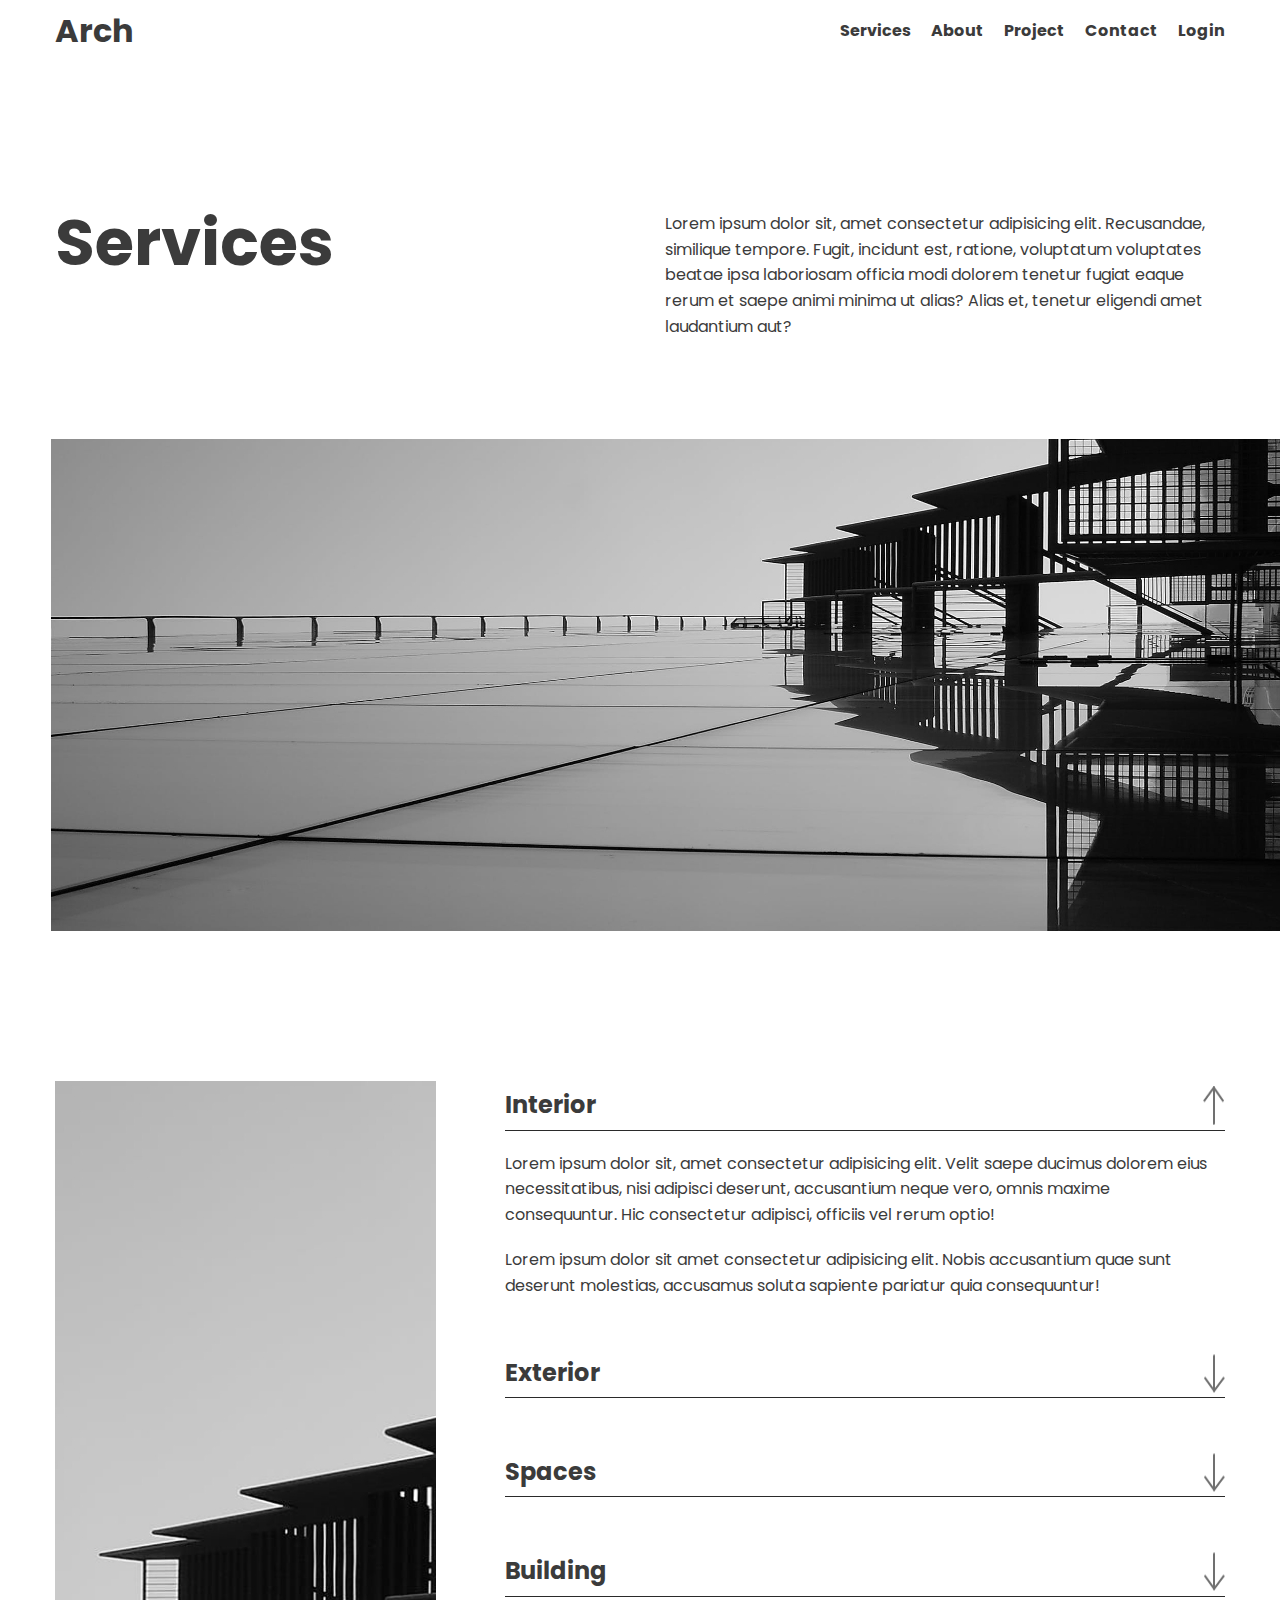
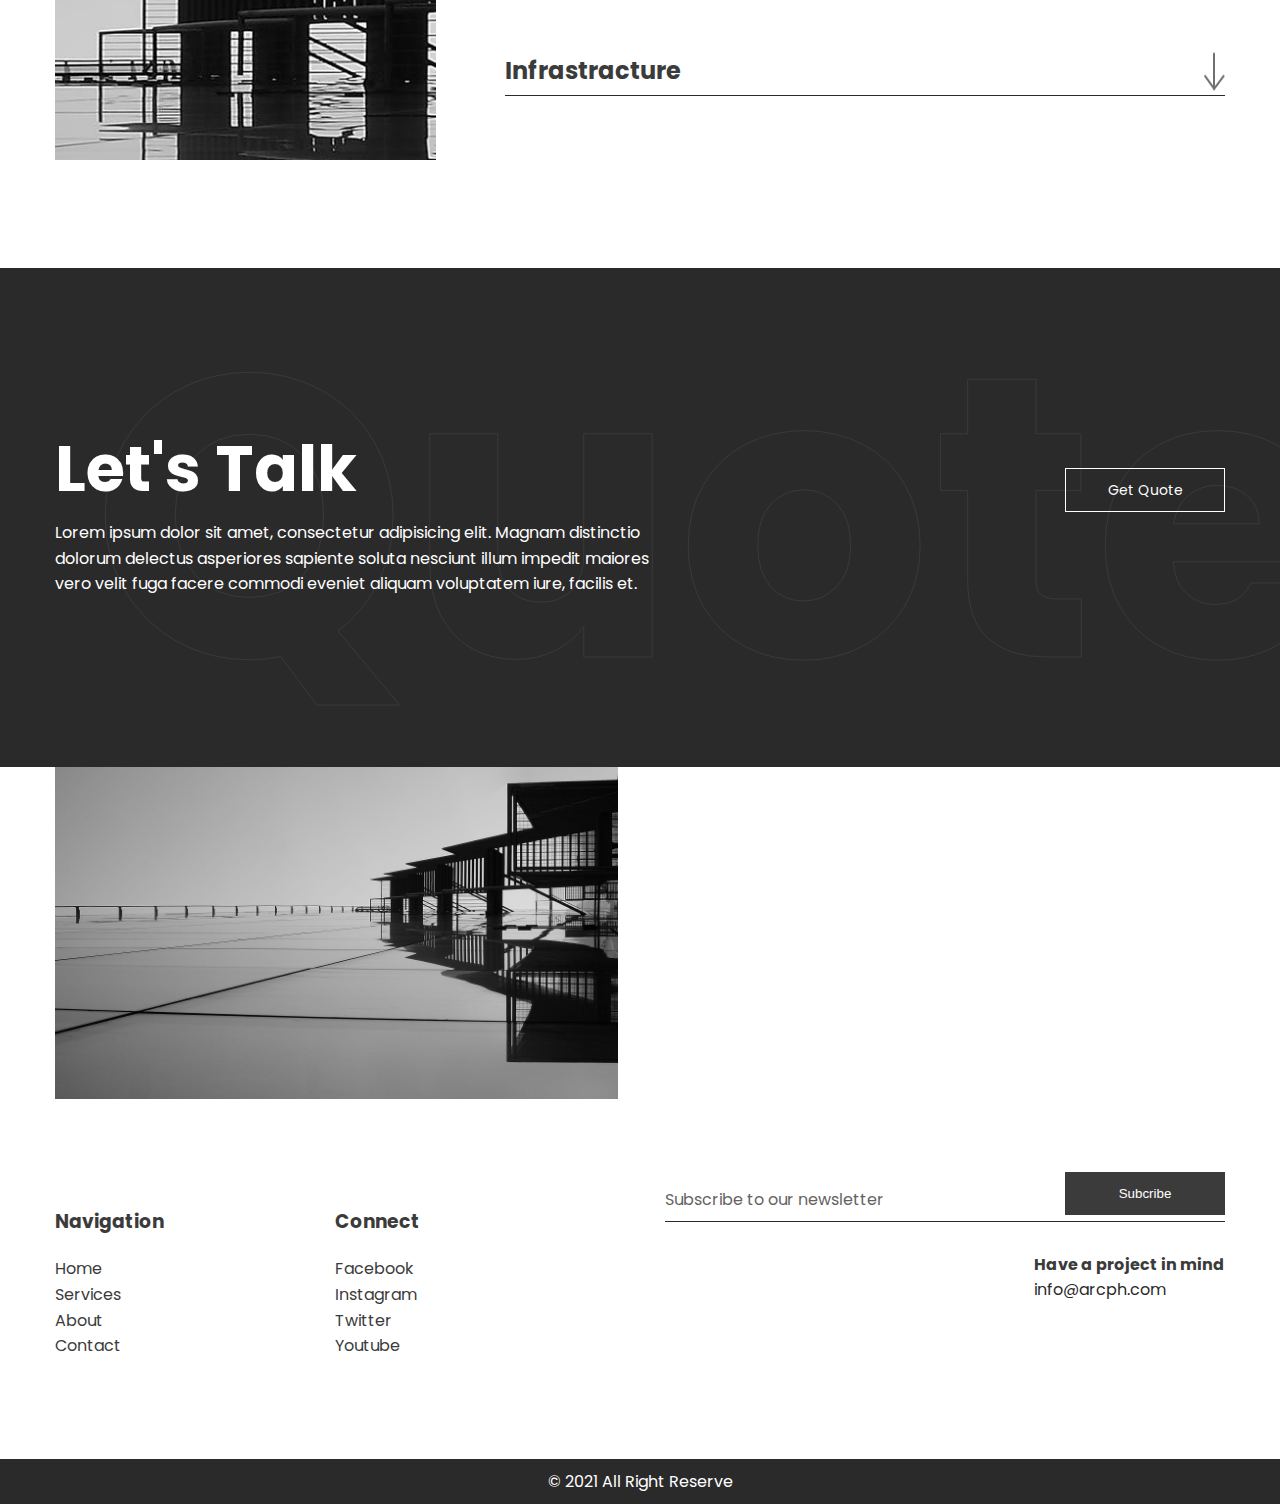
<file: static/services.html>
<!DOCTYPE html>
<html lang="en">

<head>
    <meta charset="UTF-8">
    <meta http-equiv="X-UA-Compatible" content="IE=edge">
    <meta name="viewport" content="width=device-width, initial-scale=1.0">
    <title>Architecture Landing Page</title>
    <link rel="stylesheet" href="./css/main.css">
</head>

<body>
    


<header class="header">
    <div class="container">
        <div class="header__wrapper grid">
            <h1>Arch</h1>
            <nav>
                <ul>
                    <li><a href="services.html">Services</a></li>
                    <li><a href="about.html">About</a></li>
                    <li><a href="project.html">Project</a></li>
                    <li><a href="contact.html">Contact</a></li>
                    <li><a href="login.html">Login</a></li>
                </ul>
            </nav>

            <div class="toggle__menu ">
                <p>Menu</p>
            </div>
        </div>
    </div>
</header>


<section class="page-banner">
    <div class="container">
        <div class="page-banner__wrapper grid">
            <h1 class="page-banner__header">Services</h1>
            <p class="page-banner__content">Lorem ipsum dolor sit, amet consectetur adipisicing elit. Recusandae, similique tempore. Fugit, incidunt est, ratione, voluptatum voluptates beatae ipsa laboriosam officia modi dolorem tenetur fugiat eaque rerum et saepe animi minima ut alias? Alias et, tenetur eligendi amet laudantium aut?</p>
        </div>

        <img src="./images/services-img-xl.jpg" alt="">

    </div>
</section>

<section class="page-services">
    <div class="container">
        <div class="page-services__wrapper grid">
            <div class="page-services__img lg--only">
                <img src="./images/services-img-sm.jpg" alt="">
            </div>

            <div class="page-services__accordion">
             
                <div class="accordion__block show">
                    <div class="accordion__header">
                        <h2>Interior</h2>
                        <img src="./images/accordion-arrow.png" alt="">
                    </div>
                    <div class="accordion__body">
                        <p>Lorem ipsum dolor sit, amet consectetur adipisicing elit. Velit saepe ducimus dolorem eius necessitatibus, nisi adipisci deserunt, accusantium neque vero, omnis maxime consequuntur. Hic consectetur adipisci, officiis vel rerum optio!</p>
                        <p>Lorem ipsum dolor sit amet consectetur adipisicing elit. Nobis accusantium quae sunt deserunt molestias, accusamus soluta sapiente pariatur quia consequuntur!</p>
                    </div>
                </div>

                <div class="accordion__block">
                    <div class="accordion__header">
                        <h2>Exterior</h2>
                        <img src="./images/accordion-arrow.png" alt="">
                    </div>
                    <div class="accordion__body">
                        <p>Lorem ipsum dolor sit, amet consectetur adipisicing elit. Velit saepe ducimus dolorem eius necessitatibus, nisi adipisci deserunt, accusantium neque vero, omnis maxime consequuntur. Hic consectetur adipisci, officiis vel rerum optio!</p>
                        <p>Lorem ipsum dolor sit amet consectetur adipisicing elit. Nobis accusantium quae sunt deserunt molestias, accusamus soluta sapiente pariatur quia consequuntur!</p>
                    </div>
                </div>

                <div class="accordion__block">
                    <div class="accordion__header">
                        <h2>Spaces</h2>
                        <img src="./images/accordion-arrow.png" alt="">
                    </div>
                    <div class="accordion__body">
                        <p>Lorem ipsum dolor sit, amet consectetur adipisicing elit. Velit saepe ducimus dolorem eius necessitatibus, nisi adipisci deserunt, accusantium neque vero, omnis maxime consequuntur. Hic consectetur adipisci, officiis vel rerum optio!</p>
                        <p>Lorem ipsum dolor sit amet consectetur adipisicing elit. Nobis accusantium quae sunt deserunt molestias, accusamus soluta sapiente pariatur quia consequuntur!</p>
                    </div>
                </div>

                <div class="accordion__block">
                    <div class="accordion__header">
                        <h2>Building</h2>
                        <img src="./images/accordion-arrow.png" alt="">
                    </div>
                    <div class="accordion__body">
                        <p>Lorem ipsum dolor sit, amet consectetur adipisicing elit. Velit saepe ducimus dolorem eius necessitatibus, nisi adipisci deserunt, accusantium neque vero, omnis maxime consequuntur. Hic consectetur adipisci, officiis vel rerum optio!</p>
                        <p>Lorem ipsum dolor sit amet consectetur adipisicing elit. Nobis accusantium quae sunt deserunt molestias, accusamus soluta sapiente pariatur quia consequuntur!</p>
                    </div>
                </div>

                <div class="accordion__block">
                    <div class="accordion__header">
                        <h2>Infrastracture</h2>
                        <img src="./images/accordion-arrow.png" alt="">
                    </div>
                    <div class="accordion__body">
                        <p>Lorem ipsum dolor sit, amet consectetur adipisicing elit. Velit saepe ducimus dolorem eius necessitatibus, nisi adipisci deserunt, accusantium neque vero, omnis maxime consequuntur. Hic consectetur adipisci, officiis vel rerum optio!</p>
                        <p>Lorem ipsum dolor sit amet consectetur adipisicing elit. Nobis accusantium quae sunt deserunt molestias, accusamus soluta sapiente pariatur quia consequuntur!</p>
                    </div>
                </div>
            </div>
        </div>
    </div>
</section>

<section class="get-qoute">
    <div class="container">
        <div class="get-qoute__wrapper">
            <div class="get-qoute__content">
                <h3 class="get-qoute__header">Let's Talk</h3>
                <p class="get-qoute__body">
                    Lorem ipsum dolor sit amet, consectetur adipisicing elit. Magnam distinctio dolorum delectus asperiores sapiente soluta nesciunt illum impedit maiores vero velit fuga facere commodi eveniet aliquam voluptatem iure, facilis et.
                </p>
            </div>

            <a href="#" class="btn btn--transparent">Get Quote</a>
            <p class="outline__text">Quote</p>
        </div>
    </div>
</section>

<footer class="page-footer">
    <div class="container">
        <div class="page-footer__img align--right lg--only">
            <img src="./images/footer-img.jpg" alt="">
        </div>

        <div class="page-footer__wrapper grid">
            <div class="page-footer__navigation">
                <nav class="footer__nav">
                    <h3 class="footer__nav__header">Navigation</h3>
                    <ul>
                        <li><a href="#">Home</a></li>
                        <li><a href="#">Services</a></li>
                        <li><a href="#">About</a></li>
                        <li><a href="#">Contact</a></li>
                    </ul>
                </nav>
                 <nav class="footer__nav">
                    <h3 class="footer__nav__header">Connect</h3>
                    <ul>
                        <li><a href="#">Facebook</a></li>
                        <li><a href="#">Instagram</a></li>
                        <li><a href="#">Twitter</a></li>
                        <li><a href="#">Youtube</a></li>
                    </ul>
                </nav>
            </div>

            <div class="newletter">
                <form action="">
                    <div class="form__group">
                        <input type="text" required>
                        <label for="">Subscribe to our newsletter</label>
                    </div>
                    <button class="btn btn--dark">Subcribe</button>
                </form>

                <div class="footer__email">
                    <h4>Have a project in mind</h4>
                    <a href="#">info@arcph.com</a>
                </div>
            </div>
           
        </div>
    </div>
    <div class="copyright">
        <p>&copy; 2021 All Right Reserve</p>
    </div>
</footer>

<script src="./js/script.js"> </script>

</body>
</html>
</file>
<file: static/css/main.css>
@import url("https://fonts.googleapis.com/css2?family=Poppins:wght@400;700;900&display=swap");
:root {
  --dark: #3b3b3b;
  --darker: #2a2a2a;
  --light: #fff;
  --break-sm: 520px;
}

* {
  margin: 0;
  padding: 0;
  box-sizing: border-box;
  text-decoration: none;
  list-style: none;
}

html {
  font-size: 10px;
}

body {
  font-size: 1.6rem;
  color: var(--dark);
  line-height: 1.6;
  font-family: "Poppins", sans-serif;
}

.container {
  max-width: 120rem;
  margin: 0 auto;
  padding-left: 1.5rem;
  padding-right: 1.5rem;
  overflow: hidden;
}

p {
  margin-bottom: 2rem;
}

.grid {
  display: grid;
  grid-gap: 5rem;
}

.block__header h2 {
  font-size: clamp(5rem, 5vw, 6rem);
  position: relative;
  margin: 5rem 0;
}
.block__header h2::after {
  content: attr(data-number);
  position: absolute;
  left: 0%;
  font-size: clamp(15rem, 20vw, 17rem);
  top: -10rem;
  -webkit-text-fill-color: transparent;
  -webkit-text-stroke: 1px var(--dark);
  opacity: 0.2;
}

@media screen and (max-width: 520px) {
  .block__header h2::after {
    top: -8rem;
    left: -5rem;
  }
}

/* HEADER  */

.header {
  padding: 0.5rem 0;
  margin-bottom: 2rem;
}

.header__wrapper {
  grid-template-columns: 1fr 1fr;
}

.header__wrapper nav {
  justify-self: flex-end;
  align-self: center;
}

.header__wrapper nav ul {
  display: flex;
}

.header__wrapper nav ul li {
  margin-left: 2rem;
}

.header__wrapper nav ul li a {
  font-weight: bold;
  color: var(--dark);
}

.toggle__menu {
  font-weight: bold;
  position: absolute;
  top: 2rem;
  right: 2rem;
  display: none;
  cursor: pointer;
}

@media screen and (max-width: 520px) {
  .toggle__menu {
    display: block;
  }

  nav {
    position: absolute;
    height: 100%;
    width: 100%;
    top: 0;
    left: -100%;
    padding: 2rem;
    background-color: var(--light);
    transition: 0.5s ease;
    margin-top: 8rem;
    z-index: 9999;
  }

  nav ul {
    flex-direction: column;
  }

  nav ul li {
    margin-bottom: 2rem;
    border-bottom: 2px solid var(--dark);
    margin-left: 0 !important;
  }

  nav ul li a {
    font-size: 2rem;
    display: block;
  }

  nav.open {
    left: 0;
  }
}

/* BANNER */

.banner {
  margin: 10rem 0;
}

.banner__header {
  font-size: clamp(3rem, 5vw, 8rem);
  margin-bottom: 3rem;
  line-height: 1.2;
}

.banner__body {
  font-size: 2rem;
  font-weight: 400;
  max-width: 86rem;
  margin-bottom: 5rem;
}

.banner img {
  width: 100%;
  height: 35rem;
  object-fit: cover;
}

/* ABOUT */
.about {
  padding: 10rem 0;
}
@media screen and (max-width: 520px) {
  .about {
    padding-top: 0;
  }
}

.about__wrapper {
  grid-template-columns: 1fr 1fr;
  grid-gap: 10rem;
}

@media screen and (max-width: 520px) {
  .about__wrapper {
    grid-template-columns: 1fr;
    grid-gap: 5rem;
  }
}

.about__info {
  margin: 3rem 0;
}

.about__info li {
  display: grid;
  grid-template-columns: 1fr 1fr;
  margin-bottom: 2rem;
}

.about__info li p:first-child {
  font-weight: bold;
  text-transform: uppercase;
}

.about__stats {
  display: grid;
  grid-template-columns: repeat(auto-fit, minmax(15rem, 1fr));
  grid-gap: 5rem;
}

@media screen and (max-width: 520px) {
  .about__stats {
    grid-gap: 2rem;
  }
}

.about__stats__block h3 {
  font-size: clamp(3rem, 5vw, 5rem);
  line-height: 1;
}

.about__stats__block p {
  text-transform: uppercase;
  font-weight: bold;
  opacity: 0.5;
}

/* SERVICES */

.services {
  background-color: var(--dark);
  color: var(--light);
  padding: 10rem 0;
}

.services__wrapper {
  grid-template-columns: 30rem 1fr;
  grid-gap: 10rem;
}

@media screen and (max-width: 520px) {
  .services__wrapper {
    grid-template-columns: 1fr;
    grid-gap: 5rem;
  }
}

.services__outline span {
  font-size: clamp(25rem, 40vw, 45rem);
  font-weight: 700;
  position: relative;
  left: -10vw;
  top: 0rem;
  -webkit-text-fill-color: transparent;
  -webkit-text-stroke: 1px var(--light);
  opacity: 0.3;
}

@media screen and (max-width: 520px) {
  .services {
    padding-top: 0;
  }
  .services__outline span {
    display: none;
  }
  .services__content .block__header {
    margin-bottom: 6rem;
  }

  .services__content .block__header h2::after {
    -webkit-text-stroke: 1px var(--light);
  }
}

.services__content h2 {
  font-size: clamp(5rem, 5vw, 6rem);
  margin-bottom: 3rem;
}
.service__block {
  display: flex;
  justify-content: space-between;
  align-items: flex-end;
  padding: 1rem 0;
  margin-bottom: 2rem;
  border-bottom: 2px solid var(--light);
}

@media screen and (max-width: 520px) {
  .service__block {
    flex-direction: column;
    align-items: flex-start;
  }
}

.service__block p {
  max-width: 54rem;
  font-size: 1.4rem;
}

/* PROJECT */
.projects {
  padding: 10rem 0;
}

.project__block {
  display: grid;
  grid-template-columns: 1fr 1.6fr;
  margin-bottom: 3rem;
  border-bottom: 1px solid var(--dark);
  padding: 1rem 0;
  position: relative;
}

@media screen and (max-width: 520px) {
  .project__block {
    grid-template-columns: 1fr;
  }
}

.project__thumbnail {
  position: absolute;
  width: 25rem;
  height: 15rem;
  object-fit: cover;
  object-position: center center;
  left: 10rem;
  top: -5rem;
  display: none;
  animation: slideDown 0.5s;
  z-index: 99999;
}

.project__link {
  opacity: 0;
  transition: 0.5s ease;
  display: block;
}
@media screen and (max-width: 520px) {
  .project__link {
    margin-top: 2rem;
    opacity: 1;
  }
}

.project__block:hover .project__thumbnail {
  display: block;
}

@media screen and (max-width: 520px) {
  .project__block:hover .project__thumbnail {
    display: none;
  }
}

.project__block:hover .project__link {
  opacity: 1;
  animation: slideRight 1s;
}

.project__content {
  display: flex;
  justify-content: space-between;
  align-items: flex-end;
}
@media screen and (max-width: 520px) {
  .project__content {
    flex-direction: column;
  }
}
.project__code {
  align-self: flex-end;
}

@media screen and (max-width: 520px) {
  .project__code {
    font-size: 2.5rem;
    margin-bottom: 2rem;
  }
}

.project__content div {
  display: flex;
  align-items: flex-end;
}

.project__category {
  opacity: 0.8;
}

.project__desc {
  font-size: 1.4rem;
  margin-left: 4rem;
}

@keyframes slideDown {
  0% {
    opacity: 0;
    transform: translateY(-10px);
  }

  100% {
    opacity: 1;
    transform: translateY(0px);
  }
}

@keyframes slideRight {
  0% {
    opacity: 0;
    transform: translateX(-10px);
  }

  100% {
    opacity: 1;
    transform: translateX(0px);
  }
}

/* VIDEO */
.video {
  overflow: hidden;
}

.video__wrapper {
  position: relative;
}

.video__wrapper .overlay {
  position: absolute;
  top: 0;
  left: 0;
  width: 100%;
  height: 100%;
  z-index: 2;
  background-color: rgba(0, 0, 0, 0.6);
}
.video__wrapper video {
  display: block;
  width: 100%;
  height: 100vh;
  object-fit: cover;
}
@media screen and (max-width: 520px) {
  .video__wrapper video {
    height: 50rem;
    object-fit: cover;
  }
}

.btn__play,
.btn__pause {
  position: absolute;
  top: 50%;
  left: 50%;
  transform: translate(-50%, -50%);
  border: 1px solid var(--light);
  padding: 3rem;
  border-radius: 50%;
  background-color: transparent;
  z-index: 99999;
  display: flex;
  justify-content: center;
  align-items: center;
  cursor: pointer;
}

.btn__play::before,
.btn__pause::before {
  content: "";
  position: absolute;
  border: 1px solid var(--light);
  height: 9rem;
  width: 9rem;
  border-radius: 50%;
}

.btn__play svg,
.btn__pause svg {
  width: 5rem;
  height: 5rem;
  padding-left: 0.8rem;
}

.btn__pause svg {
  padding: 0;
}

.hide {
  display: none;
}

@media screen and (max-width: 520px) {
  .lg--only {
    display: none;
  }
}

/* CONTACT */

.contact {
  padding: 10rem 0;
}

.contact__wrapper {
  grid-template-columns: 1.5fr 1fr;
}

@media screen and (max-width: 520px) {
  .contact__wrapper {
    grid-template-columns: 1fr;
  }
}

.contact__info {
  display: grid;
  grid-template-columns: repeat(auto-fit, minmax(20rem, 1fr));
  align-items: center;
}

.contact__info__block h3 {
  margin-bottom: 1rem;
}

.contact__info__form p {
  margin-bottom: 4rem;
}

.form__group {
  margin-bottom: 3rem;
  position: relative;
}

.form__group input,
.form__group textarea {
  display: block;
  padding: 0.8rem 1.2rem;
  width: 100%;
  border: none;
  border-bottom: 1px solid var(--darker);
  outline: none;
  font-size: 1.6rem;
}

.form__group label {
  pointer-events: none;
  position: absolute;
  z-index: 999;
  top: 0;
  transition: 0.2s ease;
  opacity: 0.8;
}

.form__group textarea:focus + label,
.form__group textarea:valid + label,
.form__group input:focus + label,
.form__group input:valid + label {
  top: -1.5rem;
  font-size: 1rem;
  opacity: 1;
}

.contact__info__form button {
  padding: 1rem 1.8rem;
  background-color: transparent;
  border: 1px solid var(--darker);
  text-transform: uppercase;
  font-size: 1.2rem;
}

/********** PAGES STYLE - General **********/

/* PAGE HEADER */
.page-banner {
  margin: 15rem 0 5rem;
  min-height: 80vh;
  position: relative;
}
.page-banner__wrapper {
  grid-template-columns: 1fr 1fr;
  align-items: flex-start;
}

.page-banner__wrapper h1 {
  font-size: clamp(5rem, 5vw, 7rem);
  line-height: 1;
}

.page-banner img {
  display: block;
  position: absolute;
  bottom: 0;
  right: 0;
}

@media screen and (max-width: 520px) {
  .page-banner {
    margin: 5rem 0 5rem;
  }
  .page-banner__wrapper {
    grid-template-columns: 1fr;
  }

  .page-banner img {
    position: static;
    width: 100%;
    height: 45rem;
    object-fit: cover;
  }
}
/* LETS TALK */
.get-qoute {
  background-color: var(--darker);
  padding: 15rem 0;
  position: relative;
  overflow: hidden;
}

.get-qoute__wrapper {
  display: flex;
  justify-content: space-between;
}

.get-qoute__content {
  color: var(--light);
  max-width: 60rem;
}

.get-qoute h3 {
  font-size: clamp(5rem, 5vw, 8rem);
}

.get-qoute a {
  margin-top: 5rem;
  font-size: 1.4rem;
}

@media screen and (max-width: 520px) {
  .get-qoute {
    padding: 5rem 0;
  }
  .get-qoute__wrapper {
    flex-direction: column;
  }
  .get-qoute a {
    margin-top: 2rem;
  }
}

.outline__text {
  position: absolute;
  font-size: 40rem;
  line-height: 1;
  top: 50%;
  right: -6rem;
  transform: translateY(-50%);
  font-weight: bolder;
  -webkit-text-stroke-width: 1px;
  -webkit-text-stroke-color: var(--light);
  -webkit-text-fill-color: transparent;
  opacity: 0.07;
  pointer-events: none;
}

.btn {
  width: 16rem;
  padding: 1.4rem 2.4rem;
  border: 1px solid;
  align-self: flex-start;
  text-align: center;
  line-height: 1;
  cursor: pointer;
  transition: 0.5s ease;
}

.btn--transparent {
  border-color: var(--light);
  color: var(--light);
}
.btn--transparent:hover {
  background-color: var(--light);
  color: var(--dark);
}

.btn--dark {
  border-color: var(--dark);
  background-color: var(--dark);
  color: var(--light);
}
.btn--dark:hover {
  background-color: var(--darker);
  color: var(--light);
}

/* FOOTER SECTION */

.page-footer__wrapper {
  grid-template-columns: 1fr 1fr;
  margin: 8rem 0;
}

.page-footer__navigation {
  display: grid;
  grid-template-columns: 1fr 1fr;
}

.footer__nav {
  position: static;
  padding: 2rem 0;
}
.footer__nav h3 {
  margin-bottom: 2rem;
}

.footer__nav a {
  color: var(--dark);
}

@media screen and (max-width: 520px) {
  .page-footer__wrapper {
    grid-template-columns: 1fr;
    margin: 2rem 0;
  }

  .footer__nav {
    margin-top: 0;
  }

  .page-footer__navigation {
    grid-template-columns: 1fr;
  }
}

/* NEWSLETTER SECTION */

.newletter {
  position: relative;
  display: flex;
  flex-direction: column;
}

.newletter button {
  position: absolute;
  right: 0;
  top: -1.5rem;
}

@media screen and (max-width: 520px) {
  .newletter button {
    position: relative;
  }
  .footer__email {
    margin-top: 2rem;
    align-self: flex-start !important;
  }
}

/********** PAGES STYLE - General END **********/

/* PAGE STYLE - Services */

.page-services {
  padding: 10rem 0;
}

.page-services__wrapper {
  grid-template-columns: 40rem 1fr;
}
@media screen and (max-width: 520px) {
  .page-services__wrapper {
    grid-template-columns: 1fr;
  }

  .page-services {
    padding: 5rem 0;
  }
}

.accordion__block {
  margin-bottom: 3rem;
}

.accordion__block .accordion__header {
  display: flex;
  justify-content: space-between;
  padding: 0.5rem 0;
  border-bottom: 1px solid var(--darker);
  margin-bottom: 2rem;
  cursor: pointer;
}
.accordion__block .accordion__header img {
  transform: rotate(180deg);
  transition: 0.5s ease;
}
.accordion__body {
  max-height: 0;
  height: auto;
  overflow: hidden;
  transition: max-height 0.5s ease;
}

.accordion__block.show .accordion__body {
  max-height: 20rem;
}

.accordion__block.show .accordion__header img {
  transform: rotate(0);
}

.footer__email {
  align-self: flex-end;
}

.footer__email a {
  color: var(--darker);
}

.copyright {
  padding: 1rem;
  background-color: var(--darker);
  color: var(--light);
  text-align: center;
}

.copyright p {
  margin-bottom: 0;
}

/* PAGE ABOUT */

.page-about {
  padding: 20rem 0;
  position: relative;
  overflow: hidden;
}

@media screen and (max-width: 520px) {
  .page-about {
    padding: 5rem 0;
    position: relative;
    overflow: hidden;
  }
}

.page-about__block {
  max-width: 60rem;
  width: 100%;
}

.page-about__block h2 {
  margin-bottom: 2rem;
  padding-bottom: 1.5rem;
  border-bottom: 1px solid var(--dark);
}

.page-about.vision .outline__text,
.page-about.mission .outline__text {
  -webkit-text-stroke-width: 1px;
  -webkit-text-stroke-color: var(--dark);
  -webkit-text-fill-color: transparent;
  transform: translateY(-70%);
}

.page-about.mission .page-about__block {
  margin-left: auto;
}

.page-about.mission .outline__text {
  right: 55rem;
}

/* CONTACT PAGE */
.page-contact {
  padding: 10rem 0;
}
.page-contact__form {
  display: grid;
  grid-template-columns: 1fr 20rem;
  grid-gap: 15rem;
}

.page-contact__form form {
  display: grid;
  grid-template-columns: 1fr 1fr;
  grid-gap: 6rem;
}

.page-contact__form form .message {
  grid-column: 1 / 3;
}

.page-contact__form .form__group label {
  position: static;
}
.page-contact__form .form__group textarea {
  min-height: 16rem;
}

.page-contact__form form button {
  margin-top: -5rem;
}

.location__block {
  margin-bottom: 5rem;
}
@media screen and (max-width: 520px) {
  .page-contact__form {
    grid-template-columns: 1fr;
    grid-gap: 3rem;
  }
  .page-contact__form form {
    display: unset;
  }

  .page-contact__form form button {
    margin-top: -2rem;
  }
}

/* PROJECT SINGLE */

.project__banner h1 {
  font-size: clamp(2rem, calc(3rem + 1vw), 4rem);
  margin-bottom: 2rem;
}

.project__container {
  width: 100%;
  max-width: 90rem;
  margin: 0 auto;
  padding: 0 1.5rem;
}

.project__blurb h2 {
  font-size: clamp(1.6rem, calc(1.6rem + 1vw), 2rem);
  max-width: 65rem;
  width: 100%;
  margin-top: 2rem;
}

.project__about {
  margin: 5rem 0;
}
.project__about__grid {
  display: grid;
  grid-template-columns: 20rem 1fr;
  gap: 2rem;
}

.project__about h3 {
  font-size: 1.6rem;
}

.project__gallery img {
  width: 35rem;
  height: 35rem;
  object-fit: cover;
}

.project__slider {
  display: grid;
  grid-template-columns: 14rem 160rem;
}

.slider__arrows img {
  width: 63px;
  height: 13px;
}

.arrow-prev {
  transform: translateX(-83px) rotate(180deg);
}

.slider__arrows div {
  cursor: pointer;
}

@media screen and (max-width: 620px) {
  .project__banner__wrapper img {
    width: 100%;
    height: 32rem;
    object-fit: cover;
  }
  .project__about__grid {
    grid-template-columns: 1fr;
  }
  .project__slider {
    width: 100%;
    grid-template-columns: 1fr;
    overflow: hidden;
  }

  .project__gallery img {
    width: 100%;
  }

  .tns-outer {
    max-width: 420px !important;
    width: 100%;
  }

  .slider__arrows > div {
    width: 63px;
    margin-bottom: 1rem;
  }

  .arrow-prev {
    transform: translateY(0) rotate(180deg);
  }
}

/* PROJECT PAGE */
.projects__grid {
  display: grid;
  grid-gap: 12rem;
  grid-template-columns: 0.6fr 1fr;
  margin-top: 2rem;
}

.projects__grid img {
  display: block;
  width: 100%;
  object-fit: cover;
}

.project__card {
  margin-bottom: 5rem;
}

.project__card a {
  font-size: 1.4rem;
  color: var(--dark);
  text-decoration: underline;
  display: inline-block;
  margin-top: 0.5rem;
}

.projects .grid__left .project__card:nth-child(even) img {
  height: 20rem;
}

.projects .grid__left .project__card:nth-child(odd) img {
  height: 30rem !important;
}

.grid__right .project__card:nth-child(odd) img {
  height: 54rem;
}

.grid__right .project__card:nth-child(even) img {
  height: 40rem;
}

.loadmore__wrap {
  border: 1px solid var(--dark);
  width: 80px;
  height: 80px;
  display: flex;
  align-items: center;
  justify-content: center;
  border-radius: 50%;
}

.loadmore__wrap span {
  transform: translateY(-25px) rotate(-90deg);
  background-color: var(--light);
  font-size: 1.2rem;
}

@media screen and (max-width: 620px) {
  .loadmore {
    margin-top: 4rem;
  }

  .projects__grid {
    grid-template-columns: 1fr;
    grid-gap: 0rem;
  }
}
</file>
